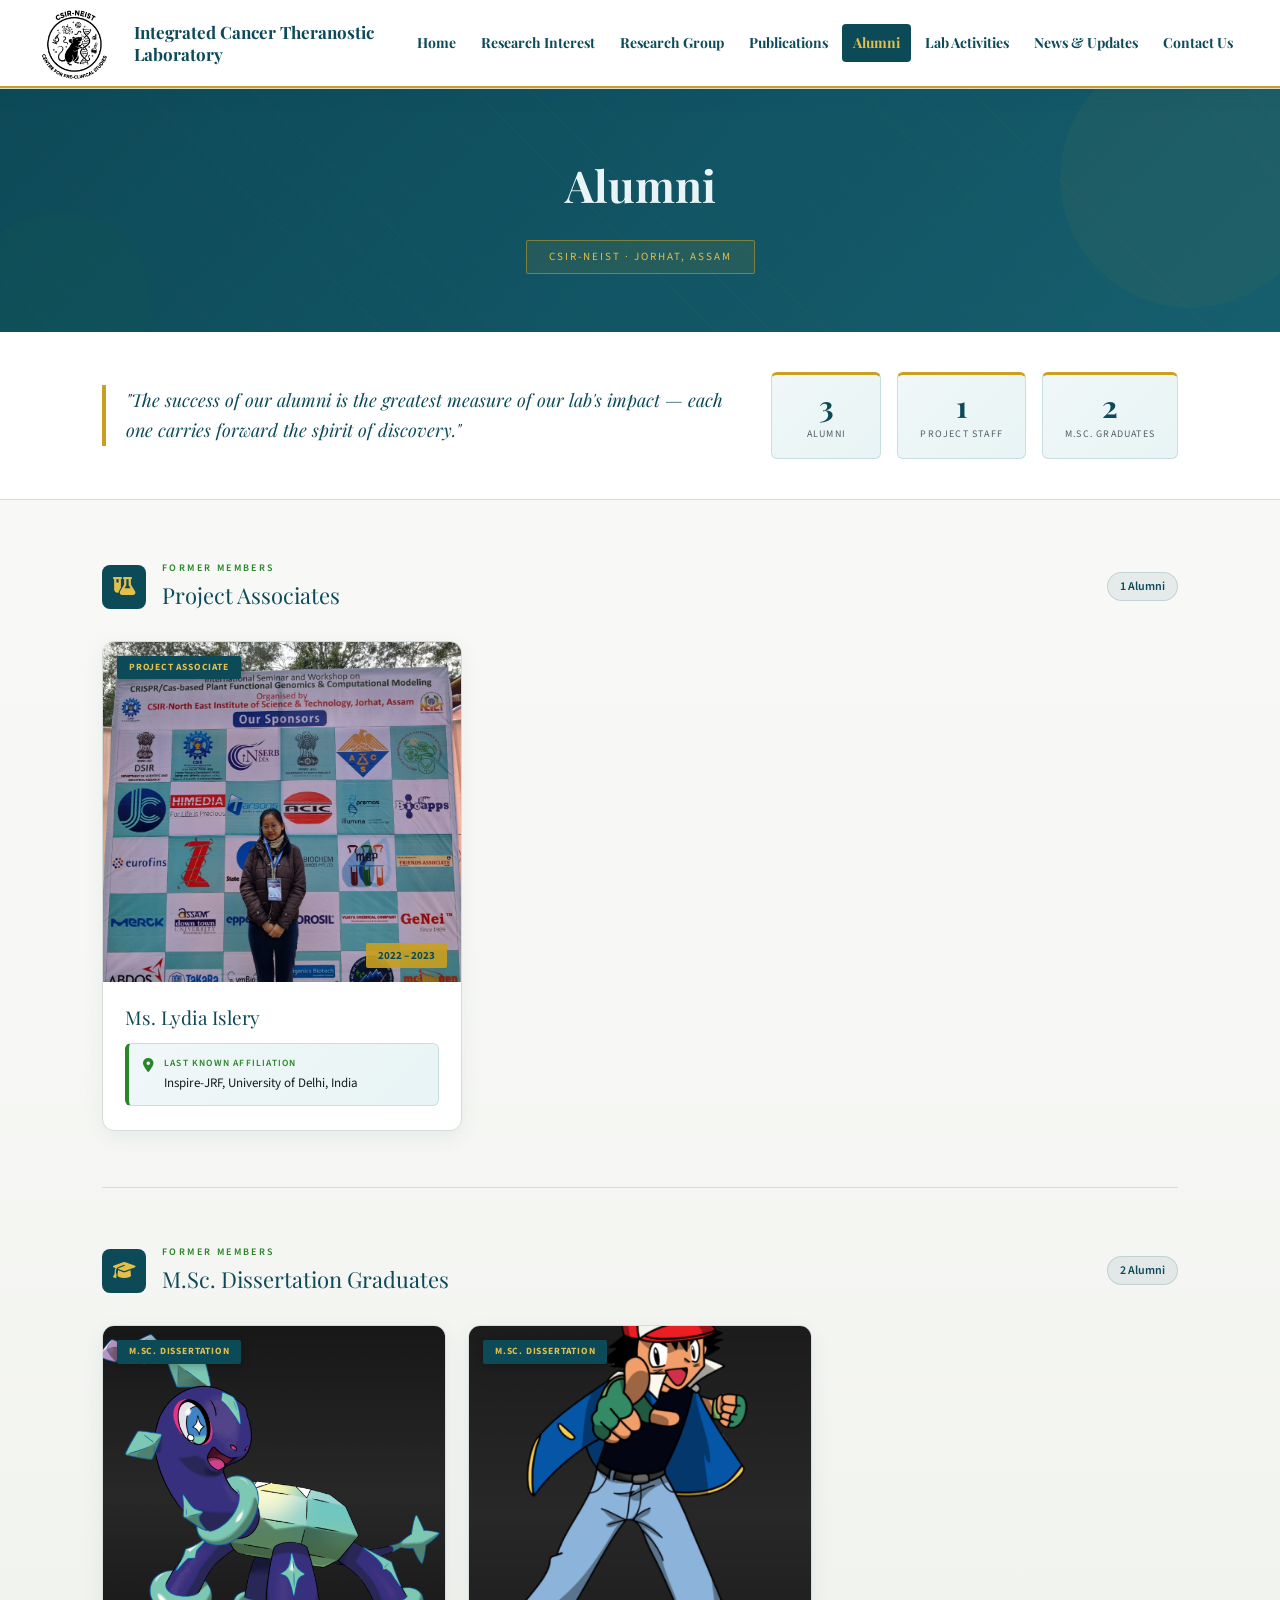
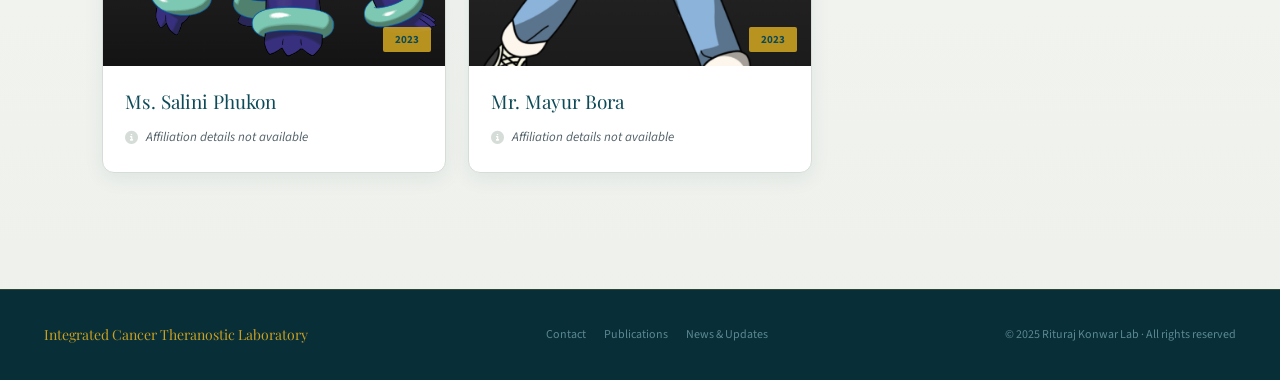
<file: alumni.html>
<!DOCTYPE html>
<html lang="en">
<head>
  <meta charset="UTF-8" />
  <meta name="viewport" content="width=device-width, initial-scale=1.0" />
  <link rel="icon" type="image/png" href="images/logo2.png" />
  <title>Alumni | Integrated Cancer Theranostic Laboratory</title>
  <link href="https://fonts.googleapis.com/css2?family=Playfair+Display:ital,wght@0,400;0,700;1,400&family=Source+Sans+3:wght@300;400;600&display=swap" rel="stylesheet" />
  <link rel="stylesheet" href="https://cdnjs.cloudflare.com/ajax/libs/font-awesome/6.5.0/css/all.min.css" />
  <style>
    :root {
      --nd:    #0d4a58;
      --nm:    #165e6e;
      --nl:    #1f7e8e;
      --acc:   #c9a020;
      --accl:  #e4c04a;
      --leaf:  #2a8428;
      --cream: #f7f8f5;
      --white: #ffffff;
      --text:  #131e1c;
      --muted: #516068;
      --border:#d6ddd8;
      --shadow: 0 14px 34px rgba(13,74,88,.11);
    }
    *, *::before, *::after { box-sizing: border-box; margin: 0; padding: 0; }
    html { scroll-behavior: smooth; }
    body {
      font-family: 'Source Sans 3', sans-serif;
      background: linear-gradient(180deg, #f9faf8 0%, #f7f8f5 50%, #edf0eb 100%);
      color: var(--text); font-size: 16px; line-height: 1.6;
    }

    /* ─── NAVBAR ─────────────────────────────────────────── */
    #navbar {
      position: fixed; top: 0; left: 0; right: 0; z-index: 1000;
      background: rgba(255,255,255,.97);
      backdrop-filter: blur(10px);
      display: flex; align-items: center; justify-content: space-between;
      padding: 0 36px; height: 88px;
      box-shadow: 0 1px 0 var(--border), 0 4px 20px rgba(13,74,88,.10);
      border-bottom: 2px solid var(--acc);
    }
    .nav-brand { display: flex; align-items: center; gap: 14px; text-decoration: none; }
    .nav-logo-wrap {
      width: 84px; height: 84px;
      border-radius: 50%;
      display: flex; align-items: center; justify-content: center;
      overflow: hidden;
      background: transparent;
      flex-shrink: 0;
    }
    .nav-logo-img {
      width: 84px; height: 84px;
      object-fit: contain;
      background: transparent;
      display: block;
    }
    .nav-logo {
      width: 46px; height: 46px; border-radius: 50%;
      background: var(--acc);
      display: none; align-items: center; justify-content: center;
      font-weight: 700; font-size: 13px; color: var(--nd); flex-shrink: 0;
    }
    .nav-title { color: var(--nd); font-family: 'Playfair Display', serif; font-size: 17px; line-height: 1.3; max-width: 320px; font-weight: 700; }
    .nav-links { display: flex; gap: 3px; align-items: center; }
    .nav-links a {
      color: var(--nd); text-decoration: none;
      font-size: 14px; padding: 8px 11px; border-radius: 4px;
      transition: background .18s, color .18s; white-space: nowrap;
      font-family: 'Playfair Display', serif; font-weight: 700;
    }
    .nav-links a:hover { background: rgba(13,74,88,.07); }
    .nav-links a.active { background: var(--nd); color: var(--accl); }
    .hamburger { display: none; flex-direction: column; gap: 5px; background: none; border: none; cursor: pointer; padding: 4px; }
    .hamburger span { display: block; width: 24px; height: 2px; background: var(--nd); border-radius: 2px; transition: transform .3s, opacity .3s; }
    .hamburger.open span:nth-child(1) { transform: translateY(7px) rotate(45deg); }
    .hamburger.open span:nth-child(2) { opacity: 0; }
    .hamburger.open span:nth-child(3) { transform: translateY(-7px) rotate(-45deg); }
    .mobile-menu {
      display: none; position: fixed;
      top: 88px; left: 0; right: 0;
      background: #fff; z-index: 999;
      flex-direction: column; padding: 12px 20px 20px;
      border-top: 2px solid var(--acc);
      box-shadow: 0 8px 20px rgba(13,74,88,.15);
    }
    .mobile-menu.open { display: flex; }
    .mobile-menu a { color: var(--muted); text-decoration: none; font-size: 15px; padding: 11px 12px; border-radius: 4px; }
    .mobile-menu a:hover { background: rgba(13,74,88,.07); color: var(--nd); font-weight: 600; }
    .mobile-menu a.active { background: var(--nd); color: var(--accl); font-weight: 600; }

    main { padding-top: 88px; min-height: 100vh; }

    /* ── HERO ── */
    .section-hero {
      background: linear-gradient(135deg, var(--nd), var(--nm));
      text-align: center; position: relative; overflow: hidden;
      padding: 62px 32px 58px;
    }
    .section-hero::before {
      content: ''; position: absolute; inset: 0;
      background: repeating-linear-gradient(45deg, transparent, transparent 38px, rgba(201,160,32,.038) 38px, rgba(201,160,32,.038) 39px);
      opacity: .55;
    }
    .hero-deco  { position: absolute; top: -40px; right: -40px; width: 260px; height: 260px; border-radius: 50%; background: rgba(201,160,32,.05); pointer-events: none; }
    .hero-deco2 { position: absolute; bottom: -60px; left: -30px; width: 180px; height: 180px; border-radius: 50%; background: rgba(42,132,40,.04); pointer-events: none; }
    .section-hero h1 { font-family: 'Playfair Display', serif; font-size: clamp(30px,4vw,44px); color: #e8f4f6; position: relative; animation: fadeUp .7s ease both; }
    .section-hero p  { color: #8ab8c2; font-size: 16px; margin-top: 8px; position: relative; animation: fadeUp .7s .15s ease both; }
    .hero-badge { display: inline-block; margin-top: 20px; border: 1px solid rgba(201,160,32,.55); background: rgba(201,160,32,.1); color: var(--accl); font-size: 11px; letter-spacing: 2px; text-transform: uppercase; padding: 7px 22px; border-radius: 2px; position: relative; animation: fadeUp .7s .28s ease both; }

    /* ── INTRO BANNER ── */
    .intro-banner { background: var(--white); border-bottom: 1px solid var(--border); }
    .intro-banner-inner { max-width: 1140px; margin: 0 auto; padding: 40px 32px; display: flex; align-items: center; gap: 32px; flex-wrap: wrap; }
    .intro-quote { flex: 1; min-width: 260px; font-family: 'Playfair Display', serif; font-size: 18px; font-style: italic; color: var(--nd); line-height: 1.7; border-left: 4px solid var(--acc); padding-left: 20px; }
    .intro-stats { display: flex; gap: 16px; flex-wrap: wrap; }
    .intro-stat { background: linear-gradient(135deg, #f0f7f8, #e8f4f5); border: 1px solid #c8dfe2; border-top: 3px solid var(--acc); border-radius: 6px; padding: 16px 22px; text-align: center; min-width: 110px; }
    .intro-stat-num { font-family: 'Playfair Display', serif; font-size: 30px; font-weight: 700; color: var(--nd); line-height: 1; }
    .intro-stat-lbl { font-size: 10px; color: var(--muted); letter-spacing: 1.2px; text-transform: uppercase; margin-top: 5px; }

    /* ── LAYOUT ── */
    .container { max-width: 1140px; margin: 0 auto; padding: 60px 32px; }
    .divider { border: none; border-top: 1px solid var(--border); margin: 0; }

    /* ── SECTION HEADER ── */
    .alumni-section { margin-bottom: 56px; }
    .section-header { display: flex; align-items: center; gap: 16px; margin-bottom: 28px; }
    .section-header-icon { width: 44px; height: 44px; border-radius: 8px; background: var(--nd); color: var(--accl); display: flex; align-items: center; justify-content: center; font-size: 18px; flex-shrink: 0; }
    .section-header-text .label { font-size: 10px; letter-spacing: 2.4px; text-transform: uppercase; color: var(--leaf); font-weight: 600; margin-bottom: 2px; }
    .section-header-text .title { font-family: 'Playfair Display', serif; font-size: 22px; color: var(--nd); }
    .section-count { margin-left: auto; background: rgba(13,74,88,.08); border: 1px solid rgba(13,74,88,.15); color: var(--nd); font-size: 12px; font-weight: 600; padding: 4px 12px; border-radius: 20px; }

    /* ── ALUMNI CARDS ── */
    .alumni-grid { display: grid; grid-template-columns: repeat(auto-fill, minmax(300px,1fr)); gap: 22px; }
    .alumni-card { background: var(--white); border: 1px solid var(--border); border-radius: 12px; overflow: hidden; box-shadow: 0 6px 20px rgba(13,74,88,.07); transition: transform .22s, box-shadow .22s; display: flex; flex-direction: column; }
    .alumni-card:hover { transform: translateY(-5px); box-shadow: var(--shadow); }
    .alumni-photo { height: 340px; position: relative; overflow: hidden; background: linear-gradient(135deg, var(--nd), var(--nm)); }
    .alumni-photo img { width: 100%; height: 100%; object-fit: cover; object-position: center; display: block; transition: transform .35s; }
    .alumni-card:hover .alumni-photo img { transform: scale(1.04); }
    .alumni-photo .fallback-avatar { width: 100%; height: 100%; display: flex; align-items: center; justify-content: center; }
    .fallback-initials { width: 90px; height: 90px; border-radius: 50%; background: rgba(255,255,255,.12); border: 2px solid rgba(201,160,32,.5); display: flex; align-items: center; justify-content: center; font-family: 'Playfair Display', serif; font-size: 28px; font-weight: 700; color: var(--accl); }
    .alumni-role-badge { position: absolute; top: 14px; left: 14px; background: var(--nd); color: var(--accl); font-size: 9.5px; font-weight: 700; letter-spacing: .8px; text-transform: uppercase; padding: 4px 12px; border-radius: 2px; box-shadow: 0 2px 8px rgba(0,0,0,.25); }
    .alumni-year-badge { position: absolute; bottom: 14px; right: 14px; background: rgba(201,160,32,.9); color: var(--nd); font-size: 11px; font-weight: 700; padding: 4px 12px; border-radius: 2px; }
    .alumni-body { padding: 20px 22px 24px; flex: 1; display: flex; flex-direction: column; gap: 10px; }
    .alumni-name { font-family: 'Playfair Display', serif; font-size: 19px; color: var(--nd); }
    .alumni-affil { display: flex; align-items: flex-start; gap: 10px; background: linear-gradient(135deg, #f0f7f8, #e8f4f5); border: 1px solid #c8dfe2; border-left: 4px solid var(--leaf); border-radius: 6px; padding: 12px 14px; }
    .alumni-affil i { color: var(--leaf); font-size: 14px; margin-top: 2px; flex-shrink: 0; }
    .alumni-affil-label { font-size: 9.5px; letter-spacing: 1.2px; text-transform: uppercase; color: var(--leaf); font-weight: 600; margin-bottom: 3px; }
    .alumni-affil-text { font-size: 13px; color: var(--text); line-height: 1.5; }
    .alumni-no-affil { font-size: 13px; color: var(--muted); font-style: italic; display: flex; align-items: center; gap: 8px; }
    .alumni-no-affil i { color: var(--border); }

    /* ── FOOTER ── */
    footer { background: #082e38; padding: 34px 44px; display: flex; justify-content: space-between; align-items: center; flex-wrap: wrap; gap: 14px; border-top: 1px solid rgba(201,160,32,.2); }
    .footer-brand { font-family: 'Playfair Display', serif; color: var(--acc); font-size: 14px; }
    .footer-links { display: flex; gap: 18px; }
    .footer-links a { color: #5a8892; font-size: 12px; text-decoration: none; }
    .footer-links a:hover { color: var(--accl); }
    .footer-copy { color: #5a8892; font-size: 12px; }

    @keyframes fadeUp {
      from { opacity: 0; transform: translateY(18px); }
      to   { opacity: 1; transform: translateY(0); }
    }

    /* ── RESPONSIVE ── */
    @media (max-width: 780px) {
      .nav-links { display: none; }
      .hamburger { display: flex; }
      #navbar { height: 66px; padding: 0 20px; }
      main { padding-top: 66px; }
      .mobile-menu { top: 66px; }
      .nav-logo-wrap { width: 56px; height: 56px; }
      .nav-logo-img  { width: 56px; height: 56px; }
      .nav-title { font-size: 14px; max-width: 200px; }
      .container { padding: 40px 20px; }
      .intro-banner-inner { flex-direction: column; }
      .alumni-grid { grid-template-columns: 1fr 1fr; }
      footer { padding: 26px 20px; }
    }
    @media (max-width: 520px) {
      .intro-stats { flex-wrap: nowrap; gap: 10px; }
      .intro-stat { min-width: 0; flex: 1; padding: 12px 8px; }
      .intro-stat-num { font-size: 24px; }
      .intro-stat-lbl { font-size: 9px; letter-spacing: .8px; }
      /* section count badge — keep number and label on one line */
      .section-count { white-space: nowrap; font-size: 11px; padding: 4px 10px; }
      /* alumni cards — single column on small screens */
      .alumni-grid { grid-template-columns: 1fr !important; }
    }
  </style>
</head>
<body>

  <!-- ══ NAVBAR ══ -->
  <nav id="navbar">
    <a class="nav-brand" href="index.html">
      <div class="nav-logo-wrap">
        <img class="nav-logo-img" src="images/logo2.png" alt="ICT Lab Logo"
             onerror="this.parentElement.style.display='none'; document.querySelector('.nav-logo').style.display='flex';" />
      </div>
      <div class="nav-logo">ICT</div>
      <div class="nav-title">Integrated Cancer Theranostic Laboratory</div>
    </a>
    <div class="nav-links">
      <a href="index.html">Home</a>
      <a href="researchinterest.html">Research Interest</a>
      <a href="researchgroup.html">Research Group</a>
      <a href="publications.html">Publications</a>
      <a class="active" href="alumni.html">Alumni</a>
      <a href="labactivities.html">Lab Activities</a>
      <a href="labnews.html">News &amp; Updates</a>
      <a href="contact.html">Contact Us</a>
    </div>
    <button class="hamburger" id="hamburger" aria-label="Toggle menu">
      <span></span><span></span><span></span>
    </button>
  </nav>

  <div class="mobile-menu" id="mobileMenu">
    <a href="index.html">Home</a>
    <a href="researchinterest.html">Research Interest</a>
    <a href="researchgroup.html">Research Group</a>
    <a href="publications.html">Publications</a>
    <a class="active" href="alumni.html">Alumni</a>
    <a href="labactivities.html">Lab Activities</a>
    <a href="labnews.html">News &amp; Updates</a>
    <a href="contact.html">Contact Us</a>
  </div>

  <main>

    <!-- ══ HERO ══ -->
    <section class="section-hero">
      <div class="hero-deco"></div>
      <div class="hero-deco2"></div>
      <h1>Alumni</h1>
      <div class="hero-badge">CSIR-NEIST · Jorhat, Assam</div>
    </section>

    <!-- ══ INTRO BANNER ══ -->
    <div class="intro-banner">
      <div class="intro-banner-inner">
        <div class="intro-quote">
          "The success of our alumni is the greatest measure of our lab's impact — each one carries forward the spirit of discovery."
        </div>
        <div class="intro-stats">
          <div class="intro-stat">
            <div class="intro-stat-num">3</div>
            <div class="intro-stat-lbl">Alumni</div>
          </div>
          <div class="intro-stat">
            <div class="intro-stat-num">1</div>
            <div class="intro-stat-lbl">Project Staff</div>
          </div>
          <div class="intro-stat">
            <div class="intro-stat-num">2</div>
            <div class="intro-stat-lbl">M.Sc. Graduates</div>
          </div>
        </div>
      </div>
    </div>

    <div class="container">

      <!-- ══ PROJECT ASSOCIATES ══ -->
      <div class="alumni-section">
        <div class="section-header">
          <div class="section-header-icon"><i class="fa-solid fa-flask-vial"></i></div>
          <div class="section-header-text">
            <div class="label">Former Members</div>
            <div class="title">Project Associates</div>
          </div>
          <div class="section-count">1 Alumni</div>
        </div>

        <div class="alumni-grid" style="grid-template-columns: repeat(auto-fill, minmax(300px, 360px));">
          <div class="alumni-card">
            <div class="alumni-photo">
              <img src="images/lydia.jpg" alt="Ms. Lydia Islery"
                   onerror="this.style.display='none';this.nextElementSibling.style.display='flex';" />
              <div class="fallback-avatar" style="display:none;"><div class="fallback-initials">LI</div></div>
              <div class="alumni-role-badge">Project Associate</div>
              <div class="alumni-year-badge">2022 – 2023</div>
            </div>
            <div class="alumni-body">
              <div class="alumni-name">Ms. Lydia Islery</div>
              <div class="alumni-affil">
                <i class="fa-solid fa-location-dot"></i>
                <div>
                  <div class="alumni-affil-label">Last Known Affiliation</div>
                  <div class="alumni-affil-text">Inspire-JRF, University of Delhi, India</div>
                </div>
              </div>
            </div>
          </div>
        </div>
      </div>

      <hr class="divider" style="margin-bottom:56px;">

      <!-- ══ MSc ALUMNI ══ -->
      <div class="alumni-section">
        <div class="section-header">
          <div class="section-header-icon"><i class="fa-solid fa-graduation-cap"></i></div>
          <div class="section-header-text">
            <div class="label">Former Members</div>
            <div class="title">M.Sc. Dissertation Graduates</div>
          </div>
          <div class="section-count">2 Alumni</div>
        </div>

        <div class="alumni-grid">
          <div class="alumni-card">
            <div class="alumni-photo">
              <img src="images/salini.png" alt="Ms. Salini Phukon"
                   onerror="this.style.display='none';this.nextElementSibling.style.display='flex';" />
              <div class="fallback-avatar" style="display:none;"><div class="fallback-initials">SP</div></div>
              <div class="alumni-role-badge">M.Sc. Dissertation</div>
              <div class="alumni-year-badge">2023</div>
            </div>
            <div class="alumni-body">
              <div class="alumni-name">Ms. Salini Phukon</div>
              <div class="alumni-no-affil">
                <i class="fa-solid fa-circle-info"></i>
                Affiliation details not available
              </div>
            </div>
          </div>

          <div class="alumni-card">
            <div class="alumni-photo">
              <img src="images/mayur.png" alt="Mr. Mayur Bora"
                   onerror="this.style.display='none';this.nextElementSibling.style.display='flex';" />
              <div class="fallback-avatar" style="display:none;"><div class="fallback-initials">MB</div></div>
              <div class="alumni-role-badge">M.Sc. Dissertation</div>
              <div class="alumni-year-badge">2023</div>
            </div>
            <div class="alumni-body">
              <div class="alumni-name">Mr. Mayur Bora</div>
              <div class="alumni-no-affil">
                <i class="fa-solid fa-circle-info"></i>
                Affiliation details not available
              </div>
            </div>
          </div>
        </div>
      </div>

    </div>
  </main>

  <!-- ══ FOOTER ══ -->
  <footer>
    <div class="footer-brand">Integrated Cancer Theranostic Laboratory</div>
    <div class="footer-links">
      <a href="contact.html">Contact</a>
      <a href="publications.html">Publications</a>
      <a href="labnews.html">News &amp; Updates</a>
    </div>
    <div class="footer-copy">&copy; 2025 Rituraj Konwar Lab · All rights reserved</div>
  </footer>

  <script>
    const ham = document.getElementById('hamburger');
    const mob = document.getElementById('mobileMenu');
    ham.addEventListener('click', () => { ham.classList.toggle('open'); mob.classList.toggle('open'); });
    mob.querySelectorAll('a').forEach(a => a.addEventListener('click', () => { ham.classList.remove('open'); mob.classList.remove('open'); }));
  </script>
</body>
</html>
</file>
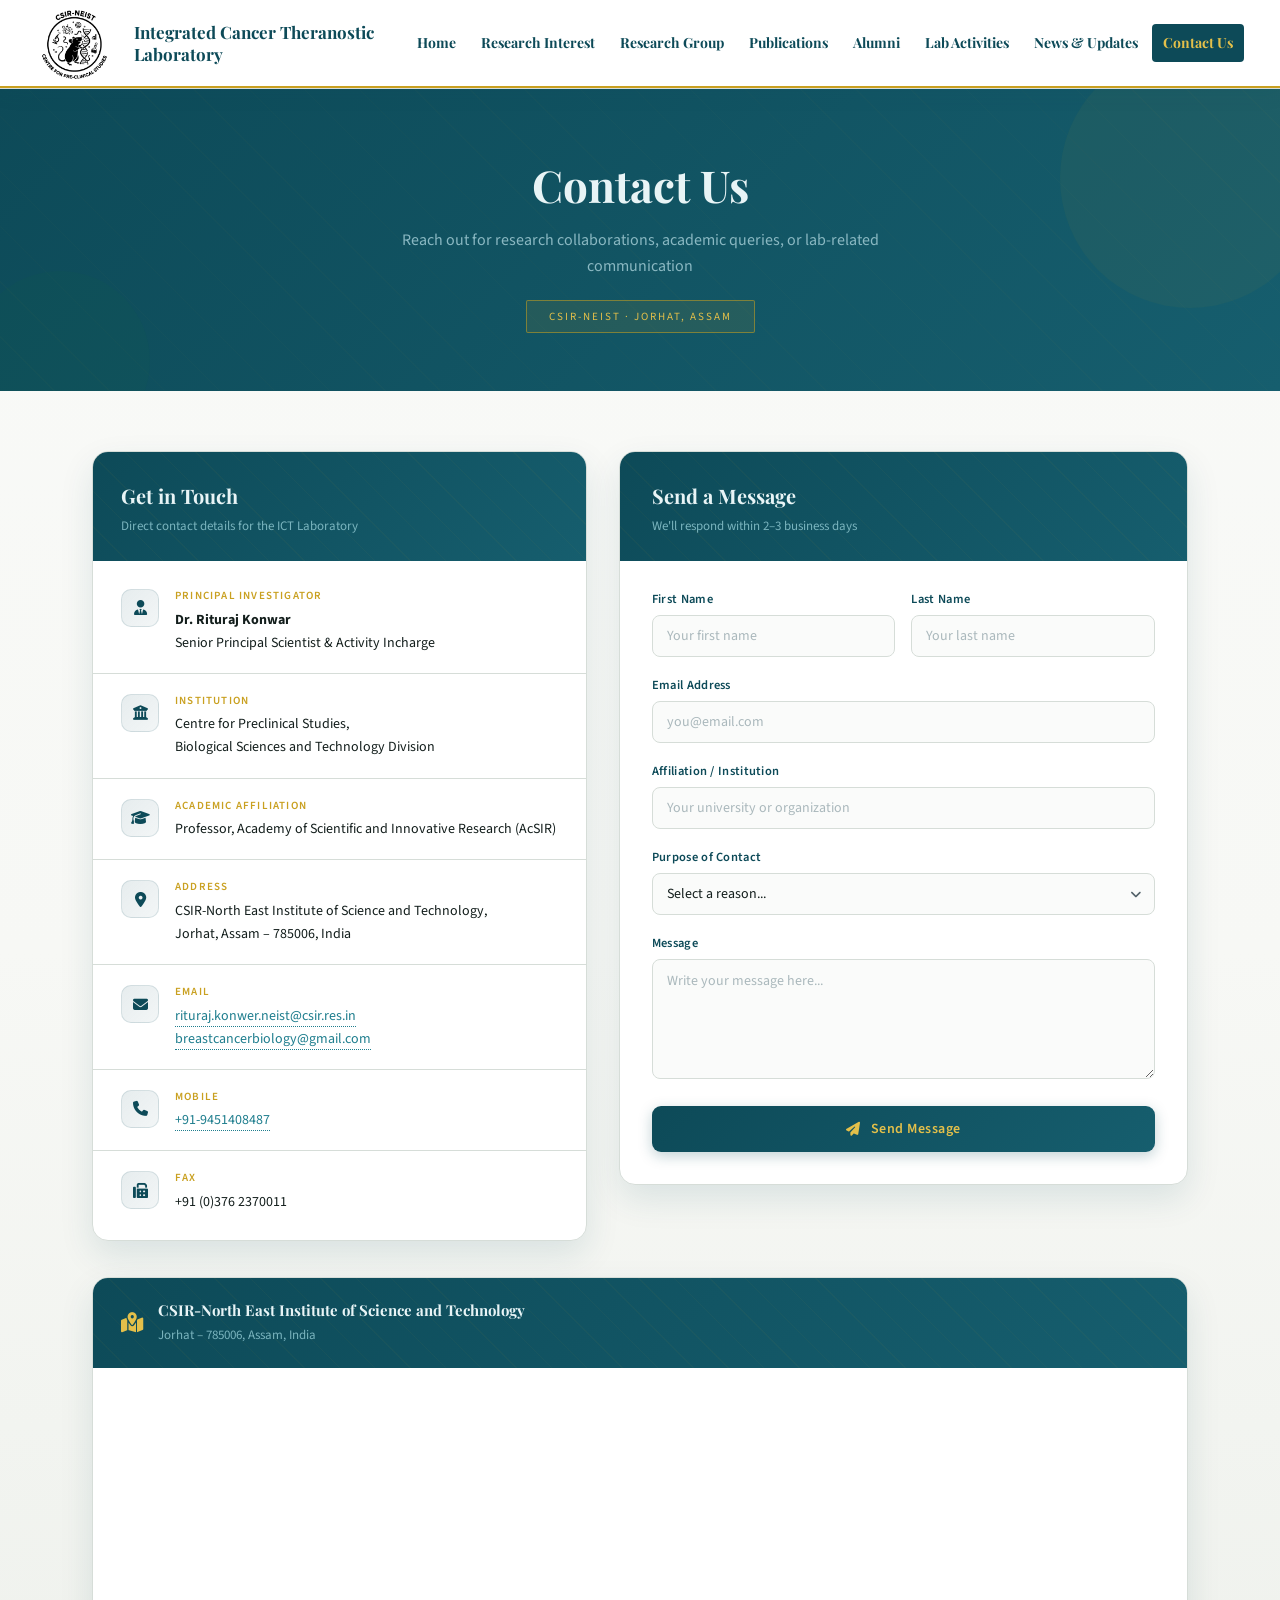
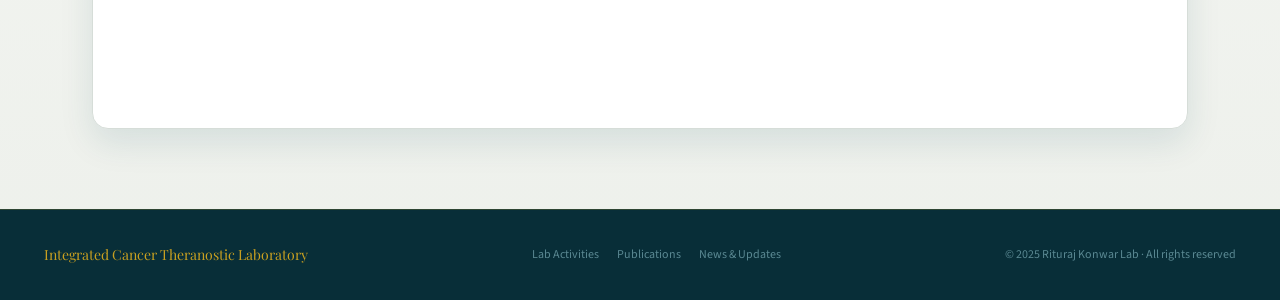
<file: contact.html>
<!DOCTYPE html>
<html lang="en">
<head>
  <meta charset="UTF-8" />
  <meta name="viewport" content="width=device-width, initial-scale=1.0" />
  <link rel="icon" type="image/png" href="images/logo2.png" />
  <title>Contact Us | Integrated Cancer Theranostic Laboratory</title>
  <link href="https://fonts.googleapis.com/css2?family=Playfair+Display:ital,wght@0,400;0,700;1,400&family=Source+Sans+3:wght@300;400;600&display=swap" rel="stylesheet" />
  <link rel="stylesheet" href="https://cdnjs.cloudflare.com/ajax/libs/font-awesome/6.5.0/css/all.min.css" />
  <style>
    :root {
      --nd:    #0d4a58;
      --nm:    #165e6e;
      --nl:    #1f7e8e;
      --acc:   #c9a020;
      --accl:  #e4c04a;
      --leaf:  #2a8428;
      --cream: #f7f8f5;
      --white: #ffffff;
      --text:  #131e1c;
      --muted: #516068;
      --border:#d6ddd8;
      --shadow: 0 14px 34px rgba(13,74,88,.11);
    }
    *, *::before, *::after { box-sizing: border-box; margin: 0; padding: 0; }
    html { scroll-behavior: smooth; }
    body {
      font-family: 'Source Sans 3', sans-serif;
      background: linear-gradient(180deg, #f9faf8 0%, #f7f8f5 50%, #edf0eb 100%);
      color: var(--text); font-size: 16px; line-height: 1.6;
    }

    /* ─── NAVBAR ─────────────────────────────────────────── */
    #navbar {
      position: fixed; top: 0; left: 0; right: 0; z-index: 1000;
      background: rgba(255,255,255,.97);
      backdrop-filter: blur(10px);
      display: flex; align-items: center; justify-content: space-between;
      padding: 0 36px; height: 88px;
      box-shadow: 0 1px 0 var(--border), 0 4px 20px rgba(13,74,88,.10);
      border-bottom: 2px solid var(--acc);
    }
    .nav-brand { display: flex; align-items: center; gap: 14px; text-decoration: none; }
    .nav-logo-wrap {
      width: 84px; height: 84px; border-radius: 50%;
      display: flex; align-items: center; justify-content: center;
      overflow: hidden; background: transparent; flex-shrink: 0;
    }
    .nav-logo-img {
      width: 84px; height: 84px; object-fit: contain;
      background: transparent; display: block;
    }
    .nav-logo {
      width: 46px; height: 46px; border-radius: 50%; background: var(--acc);
      display: none; align-items: center; justify-content: center;
      font-weight: 700; font-size: 13px; color: var(--nd); flex-shrink: 0;
    }
    .nav-title { color: var(--nd); font-family: 'Playfair Display', serif; font-size: 17px; line-height: 1.3; max-width: 320px; font-weight: 700; }
    .nav-links { display: flex; gap: 3px; align-items: center; }
    .nav-links a {
      color: var(--nd); text-decoration: none;
      font-size: 14px; padding: 8px 11px; border-radius: 4px;
      transition: background .18s, color .18s; white-space: nowrap;
      font-family: 'Playfair Display', serif; font-weight: 700;
    }
    .nav-links a:hover { background: rgba(13,74,88,.07); }
    .nav-links a.active { background: var(--nd); color: var(--accl); }
    .hamburger { display: none; flex-direction: column; gap: 5px; background: none; border: none; cursor: pointer; padding: 4px; }
    .hamburger span { display: block; width: 24px; height: 2px; background: var(--nd); border-radius: 2px; transition: transform .3s, opacity .3s; }
    .hamburger.open span:nth-child(1) { transform: translateY(7px) rotate(45deg); }
    .hamburger.open span:nth-child(2) { opacity: 0; }
    .hamburger.open span:nth-child(3) { transform: translateY(-7px) rotate(-45deg); }
    .mobile-menu {
      display: none; position: fixed;
      top: 88px; left: 0; right: 0;
      background: #fff; z-index: 999;
      flex-direction: column; padding: 12px 20px 20px;
      border-top: 2px solid var(--acc);
      box-shadow: 0 8px 20px rgba(13,74,88,.15);
    }
    .mobile-menu.open { display: flex; }
    .mobile-menu a { color: var(--muted); text-decoration: none; font-size: 15px; padding: 11px 12px; border-radius: 4px; }
    .mobile-menu a:hover { background: rgba(13,74,88,.07); color: var(--nd); font-weight: 600; }
    .mobile-menu a.active { background: var(--nd); color: var(--accl); font-weight: 600; }

    main { padding-top: 88px; min-height: 100vh; }

    /* ── HERO ── */
    .section-hero { background: linear-gradient(135deg, var(--nd), var(--nm)); text-align: center; position: relative; overflow: hidden; padding: 62px 32px 58px; }
    .section-hero::before { content: ''; position: absolute; inset: 0; background: repeating-linear-gradient(45deg, transparent, transparent 38px, rgba(201,160,32,.038) 38px, rgba(201,160,32,.038) 39px); opacity: .55; }
    .hero-deco  { position: absolute; top: -40px; right: -40px; width: 260px; height: 260px; border-radius: 50%; background: rgba(201,160,32,.05); pointer-events: none; }
    .hero-deco2 { position: absolute; bottom: -60px; left: -30px; width: 180px; height: 180px; border-radius: 50%; background: rgba(42,132,40,.04); pointer-events: none; }
    .section-hero h1 { font-family: 'Playfair Display', serif; font-size: clamp(30px,4vw,44px); color: #e8f4f6; position: relative; animation: fadeUp .7s ease both; }
    .section-hero p  { color: #8ab8c2; font-size: 16px; margin-top: 8px; position: relative; animation: fadeUp .7s .15s ease both; max-width: 560px; margin-inline: auto; }
    .hero-badge { display: inline-block; margin-top: 20px; border: 1px solid rgba(201,160,32,.55); background: rgba(201,160,32,.1); color: var(--accl); font-size: 11px; letter-spacing: 2px; text-transform: uppercase; padding: 7px 22px; border-radius: 2px; position: relative; animation: fadeUp .7s .28s ease both; }

    /* ── CONTAINER ── */
    .container { max-width: 1160px; margin: 0 auto; padding: 60px 32px 80px; }

    /* ── CONTACT GRID ── */
    .contact-grid { display: grid; grid-template-columns: 1fr 1.15fr; gap: 32px; align-items: start; }

    /* ── INFO PANEL ── */
    .contact-info { background: var(--white); border: 1px solid var(--border); border-radius: 16px; overflow: hidden; box-shadow: var(--shadow); animation: fadeUp .6s ease both; }
    .info-header { background: linear-gradient(135deg, var(--nd), var(--nm)); padding: 28px 28px 24px; position: relative; overflow: hidden; }
    .info-header::before { content: ''; position: absolute; inset: 0; background: repeating-linear-gradient(45deg, transparent, transparent 24px, rgba(201,160,32,.04) 24px, rgba(201,160,32,.04) 25px); }
    .info-header h2 { font-family: 'Playfair Display', serif; font-size: 20px; color: #e8f4f6; position: relative; }
    .info-header p  { color: #7ab4be; font-size: 13px; margin-top: 4px; position: relative; }
    .contact-rows { padding: 8px 0; }
    .contact-row { display: flex; align-items: flex-start; gap: 16px; padding: 18px 28px; border-bottom: 1px solid var(--border); transition: background .18s; }
    .contact-row:last-child { border-bottom: none; }
    .contact-row:hover { background: rgba(13,74,88,.03); }
    .contact-icon { width: 38px; height: 38px; border-radius: 10px; flex-shrink: 0; background: linear-gradient(135deg, rgba(13,74,88,.1), rgba(13,74,88,.05)); border: 1px solid rgba(13,74,88,.12); display: flex; align-items: center; justify-content: center; color: var(--nd); font-size: 15px; margin-top: 2px; }
    .contact-label { font-size: 11px; font-weight: 600; letter-spacing: 1.2px; text-transform: uppercase; color: var(--acc); margin-bottom: 4px; }
    .contact-val { font-size: 14px; color: var(--text); line-height: 1.65; }
    .contact-val a { color: var(--nl); text-decoration: none; border-bottom: 1px dotted var(--nl); transition: color .18s, border-color .18s; }
    .contact-val a:hover { color: var(--acc); border-color: var(--acc); }

    /* ── FORM PANEL ── */
    .contact-form { background: var(--white); border: 1px solid var(--border); border-radius: 16px; overflow: hidden; box-shadow: var(--shadow); animation: fadeUp .6s .1s ease both; }
    .form-header { background: linear-gradient(135deg, var(--nd), var(--nm)); padding: 28px 32px 24px; position: relative; overflow: hidden; }
    .form-header::before { content: ''; position: absolute; inset: 0; background: repeating-linear-gradient(45deg, transparent, transparent 24px, rgba(201,160,32,.04) 24px, rgba(201,160,32,.04) 25px); }
    .form-header h2 { font-family: 'Playfair Display', serif; font-size: 20px; color: #e8f4f6; position: relative; }
    .form-header p  { color: #7ab4be; font-size: 13px; margin-top: 4px; position: relative; }
    .form-body { padding: 28px 32px 32px; }
    .form-row { display: grid; grid-template-columns: 1fr 1fr; gap: 16px; }
    .form-group { margin-bottom: 18px; }
    .form-group label { display: block; font-size: 12.5px; font-weight: 600; color: var(--nd); margin-bottom: 6px; letter-spacing: .3px; }
    .form-group input,
    .form-group select,
    .form-group textarea { width: 100%; padding: 10px 14px; border: 1.5px solid var(--border); border-radius: 8px; font-family: 'Source Sans 3', sans-serif; font-size: 14px; color: var(--text); background: #fafbfa; outline: none; transition: border-color .2s, box-shadow .2s, background .2s; appearance: none; }
    .form-group input:focus,
    .form-group select:focus,
    .form-group textarea:focus { border-color: var(--nl); background: var(--white); box-shadow: 0 0 0 3px rgba(31,126,142,.1); }
    .form-group input::placeholder,
    .form-group textarea::placeholder { color: #aab8bc; }
    .form-group textarea { resize: vertical; min-height: 120px; line-height: 1.6; }
    .select-wrap { position: relative; }
    .select-wrap::after { content: '\f107'; font-family: 'Font Awesome 6 Free'; font-weight: 900; position: absolute; right: 14px; top: 50%; transform: translateY(-50%); color: var(--muted); pointer-events: none; font-size: 13px; }
    .select-wrap select { padding-right: 36px; cursor: pointer; }
    .submit-btn { width: 100%; padding: 13px 24px; background: linear-gradient(135deg, var(--nd), var(--nm)); color: var(--accl); font-family: 'Source Sans 3', sans-serif; font-size: 14px; font-weight: 600; letter-spacing: .5px; border: none; border-radius: 9px; cursor: pointer; display: flex; align-items: center; justify-content: center; gap: 10px; transition: transform .18s, box-shadow .18s, filter .18s; box-shadow: 0 4px 14px rgba(13,74,88,.25); margin-top: 4px; }
    .submit-btn:hover { transform: translateY(-2px); box-shadow: 0 8px 22px rgba(13,74,88,.3); filter: brightness(1.08); }
    .submit-btn:active { transform: translateY(0); }
    .form-success { display: none; text-align: center; padding: 40px 32px; font-size: 15px; color: var(--nd); line-height: 1.8; }
    .form-success i { font-size: 44px; color: var(--leaf); display: block; margin-bottom: 16px; animation: popIn .4s ease; }
    .form-success strong { font-family: 'Playfair Display', serif; font-size: 18px; display: block; margin-bottom: 6px; }

    /* ── MAP BOX ── */
    .map-box { margin-top: 36px; background: var(--white); border: 1px solid var(--border); border-radius: 16px; overflow: hidden; box-shadow: var(--shadow); animation: fadeUp .6s .2s ease both; }
    .map-label { display: flex; align-items: center; gap: 14px; padding: 20px 28px; background: linear-gradient(135deg, var(--nd), var(--nm)); position: relative; overflow: hidden; }
    .map-label::before { content: ''; position: absolute; inset: 0; background: repeating-linear-gradient(45deg, transparent, transparent 24px, rgba(201,160,32,.04) 24px, rgba(201,160,32,.04) 25px); }
    .map-label i { color: var(--accl); font-size: 20px; position: relative; }
    .map-label div { position: relative; }
    .map-label strong { color: #e8f4f6; font-size: 15px; display: block; font-family: 'Playfair Display', serif; }
    .map-label span { color: #7ab4be; font-size: 13px; }
    .map-embed { width: 100%; height: 360px; border: none; display: block; filter: saturate(.85); }

    /* ── FOOTER ── */
    footer { background: #082e38; padding: 34px 44px; display: flex; justify-content: space-between; align-items: center; flex-wrap: wrap; gap: 14px; border-top: 1px solid rgba(201,160,32,.2); }
    .footer-brand { font-family: 'Playfair Display', serif; color: var(--acc); font-size: 14px; }
    .footer-links { display: flex; gap: 18px; }
    .footer-links a { color: #5a8892; font-size: 12px; text-decoration: none; }
    .footer-links a:hover { color: var(--accl); }
    .footer-copy { color: #5a8892; font-size: 12px; }

    @keyframes fadeUp { from { opacity:0; transform:translateY(20px); } to { opacity:1; transform:translateY(0); } }
    @keyframes popIn  { from { transform:scale(.5); opacity:0; } to { transform:scale(1); opacity:1; } }

    /* ── RESPONSIVE ── */
    @media (max-width: 900px) {
      .contact-grid { grid-template-columns: 1fr; }
    }
    @media (max-width: 780px) {
      .nav-links { display: none; }
      .hamburger { display: flex; }
      #navbar { height: 66px; padding: 0 20px; }
      main { padding-top: 66px; }
      .mobile-menu { top: 66px; }
      /* Match index.html mobile logo exactly */
      .nav-logo-wrap { width: 56px; height: 56px; }
      .nav-logo-img  { width: 56px; height: 56px; }
      .nav-title { font-size: 14px; max-width: 200px; }
      .container { padding: 40px 20px 60px; }
      .form-row { grid-template-columns: 1fr; gap: 0; }
      .form-body { padding: 22px 20px 26px; }
      .contact-row { padding: 16px 20px; }
      .info-header, .form-header { padding: 22px 20px 18px; }
      footer { padding: 26px 20px; }
    }
  </style>
</head>
<body>

  <!-- ══ NAVBAR ══ -->
  <nav id="navbar">
    <a class="nav-brand" href="index.html">
      <div class="nav-logo-wrap">
        <img class="nav-logo-img" src="images/logo2.png" alt="ICT Lab Logo"
             onerror="this.parentElement.style.display='none'; document.querySelector('.nav-logo').style.display='flex';" />
      </div>
      <div class="nav-logo">ICT</div>
      <div class="nav-title">Integrated Cancer Theranostic Laboratory</div>
    </a>
    <div class="nav-links">
      <a href="index.html">Home</a>
      <a href="researchinterest.html">Research Interest</a>
      <a href="researchgroup.html">Research Group</a>
      <a href="publications.html">Publications</a>
      <a href="alumni.html">Alumni</a>
      <a href="labactivities.html">Lab Activities</a>
      <a href="labnews.html">News &amp; Updates</a>
      <a class="active" href="contact.html">Contact Us</a>
    </div>
    <button class="hamburger" id="hamburger" aria-label="Toggle menu">
      <span></span><span></span><span></span>
    </button>
  </nav>

  <div class="mobile-menu" id="mobileMenu">
    <a href="index.html">Home</a>
    <a href="researchinterest.html">Research Interest</a>
    <a href="researchgroup.html">Research Group</a>
    <a href="publications.html">Publications</a>
    <a href="alumni.html">Alumni</a>
    <a href="labactivities.html">Lab Activities</a>
    <a href="labnews.html">News &amp; Updates</a>
    <a class="active" href="contact.html">Contact Us</a>
  </div>

  <main>

    <section class="section-hero">
      <div class="hero-deco"></div>
      <div class="hero-deco2"></div>
      <h1>Contact Us</h1>
      <p>Reach out for research collaborations, academic queries, or lab-related communication</p>
      <div class="hero-badge">CSIR-NEIST · Jorhat, Assam</div>
    </section>

    <div class="container">
      <div class="contact-grid">

        <!-- INFO PANEL -->
        <div class="contact-info">
          <div class="info-header">
            <h2>Get in Touch</h2>
            <p>Direct contact details for the ICT Laboratory</p>
          </div>
          <div class="contact-rows">
            <div class="contact-row">
              <div class="contact-icon"><i class="fa-solid fa-user-tie"></i></div>
              <div>
                <div class="contact-label">Principal Investigator</div>
                <div class="contact-val"><strong>Dr. Rituraj Konwar</strong><br>Senior Principal Scientist &amp; Activity Incharge</div>
              </div>
            </div>
            <div class="contact-row">
              <div class="contact-icon"><i class="fa-solid fa-building-columns"></i></div>
              <div>
                <div class="contact-label">Institution</div>
                <div class="contact-val">Centre for Preclinical Studies,<br>Biological Sciences and Technology Division</div>
              </div>
            </div>
            <div class="contact-row">
              <div class="contact-icon"><i class="fa-solid fa-graduation-cap"></i></div>
              <div>
                <div class="contact-label">Academic Affiliation</div>
                <div class="contact-val">Professor, Academy of Scientific and Innovative Research (AcSIR)</div>
              </div>
            </div>
            <div class="contact-row">
              <div class="contact-icon"><i class="fa-solid fa-location-dot"></i></div>
              <div>
                <div class="contact-label">Address</div>
                <div class="contact-val">CSIR-North East Institute of Science and Technology,<br>Jorhat, Assam – 785006, India</div>
              </div>
            </div>
            <div class="contact-row">
              <div class="contact-icon"><i class="fa-solid fa-envelope"></i></div>
              <div>
                <div class="contact-label">Email</div>
                <div class="contact-val">
                  <a href="mailto:rituraj.konwer.neist@csir.res.in">rituraj.konwer.neist@csir.res.in</a><br>
                  <a href="mailto:breastcancerbiology@gmail.com">breastcancerbiology@gmail.com</a>
                </div>
              </div>
            </div>
            <div class="contact-row">
              <div class="contact-icon"><i class="fa-solid fa-phone"></i></div>
              <div>
                <div class="contact-label">Mobile</div>
                <div class="contact-val"><a href="tel:+919451408487">+91-9451408487</a></div>
              </div>
            </div>
            <div class="contact-row">
              <div class="contact-icon"><i class="fa-solid fa-fax"></i></div>
              <div>
                <div class="contact-label">Fax</div>
                <div class="contact-val">+91 (0)376 2370011</div>
              </div>
            </div>
          </div>
        </div>

        <!-- FORM PANEL -->
        <div class="contact-form">
          <div class="form-header">
            <h2>Send a Message</h2>
            <p>We'll respond within 2–3 business days</p>
          </div>
          <div class="form-body" id="contactFormWrap">
            <div class="form-row">
              <div class="form-group">
                <label for="firstName">First Name</label>
                <input id="firstName" type="text" placeholder="Your first name" />
              </div>
              <div class="form-group">
                <label for="lastName">Last Name</label>
                <input id="lastName" type="text" placeholder="Your last name" />
              </div>
            </div>
            <div class="form-group">
              <label for="email">Email Address</label>
              <input id="email" type="email" placeholder="you@email.com" />
            </div>
            <div class="form-group">
              <label for="affiliation">Affiliation / Institution</label>
              <input id="affiliation" type="text" placeholder="Your university or organization" />
            </div>
            <div class="form-group">
              <label for="purpose">Purpose of Contact</label>
              <div class="select-wrap">
                <select id="purpose">
                  <option value="">Select a reason...</option>
                  <option>Research Collaboration</option>
                  <option>Ph.D. / Postdoc Inquiry</option>
                  <option>Project Fellowship</option>
                  <option>General Inquiry</option>
                  <option>Media / Press</option>
                </select>
              </div>
            </div>
            <div class="form-group">
              <label for="message">Message</label>
              <textarea id="message" placeholder="Write your message here..."></textarea>
            </div>
            <button class="submit-btn" id="contactSubmit" type="button">
              <i class="fa-solid fa-paper-plane"></i> Send Message
            </button>
          </div>
          <div class="form-success" id="formSuccess">
            <i class="fa-solid fa-circle-check"></i>
            <strong>Message Sent!</strong>
            Thank you for reaching out.<br>
            We'll get back to you within 2–3 business days.
          </div>
        </div>

      </div>

      <!-- MAP -->
      <div class="map-box">
        <div class="map-label">
          <i class="fa-solid fa-map-location-dot"></i>
          <div>
            <strong>CSIR-North East Institute of Science and Technology</strong>
            <span>Jorhat – 785006, Assam, India</span>
          </div>
        </div>
        <iframe class="map-embed"
          src="https://www.google.com/maps/embed?pb=!1m18!1m12!1m3!1d3563.1791786292274!2d94.15336360937364!3d26.738657676654285!2m3!1f0!2f0!3f0!3m2!1i1024!2i768!4f13.1!3m3!1m2!1s0x3746e9fd7cb004d5%3A0x303a7036b3a0d356!2sCSIR%20%E2%80%93%20North%20East%20Institute%20Of%20Science%20And%20Technology%20(NEIST)!5e0!3m2!1sen!2sin!4v1780413134284!5m2!1sen!2sin"
          allowfullscreen="" loading="lazy" referrerpolicy="no-referrer-when-downgrade"
          title="CSIR-NEIST Jorhat Location">
        </iframe>
      </div>
    </div>
  </main>

  <!-- ══ FOOTER ══ -->
  <footer>
    <div class="footer-brand">Integrated Cancer Theranostic Laboratory</div>
    <div class="footer-links">
      <a href="labactivities.html">Lab Activities</a>
      <a href="publications.html">Publications</a>
      <a href="labnews.html">News &amp; Updates</a>
    </div>
    <div class="footer-copy">&copy; 2025 Rituraj Konwar Lab · All rights reserved</div>
  </footer>

  <script>
    const ham = document.getElementById('hamburger');
    const mob = document.getElementById('mobileMenu');
    ham.addEventListener('click', () => { ham.classList.toggle('open'); mob.classList.toggle('open'); });
    mob.querySelectorAll('a').forEach(a => a.addEventListener('click', () => { ham.classList.remove('open'); mob.classList.remove('open'); }));

    document.getElementById('contactSubmit').addEventListener('click', () => {
      const first = document.getElementById('firstName').value.trim();
      const email = document.getElementById('email').value.trim();
      const msg   = document.getElementById('message').value.trim();
      if (!first || !email || !msg) { alert('Please fill in at least your name, email, and message.'); return; }
      document.getElementById('contactFormWrap').style.display = 'none';
      document.getElementById('formSuccess').style.display = 'block';
    });
  </script>
</body>
</html>
</file>
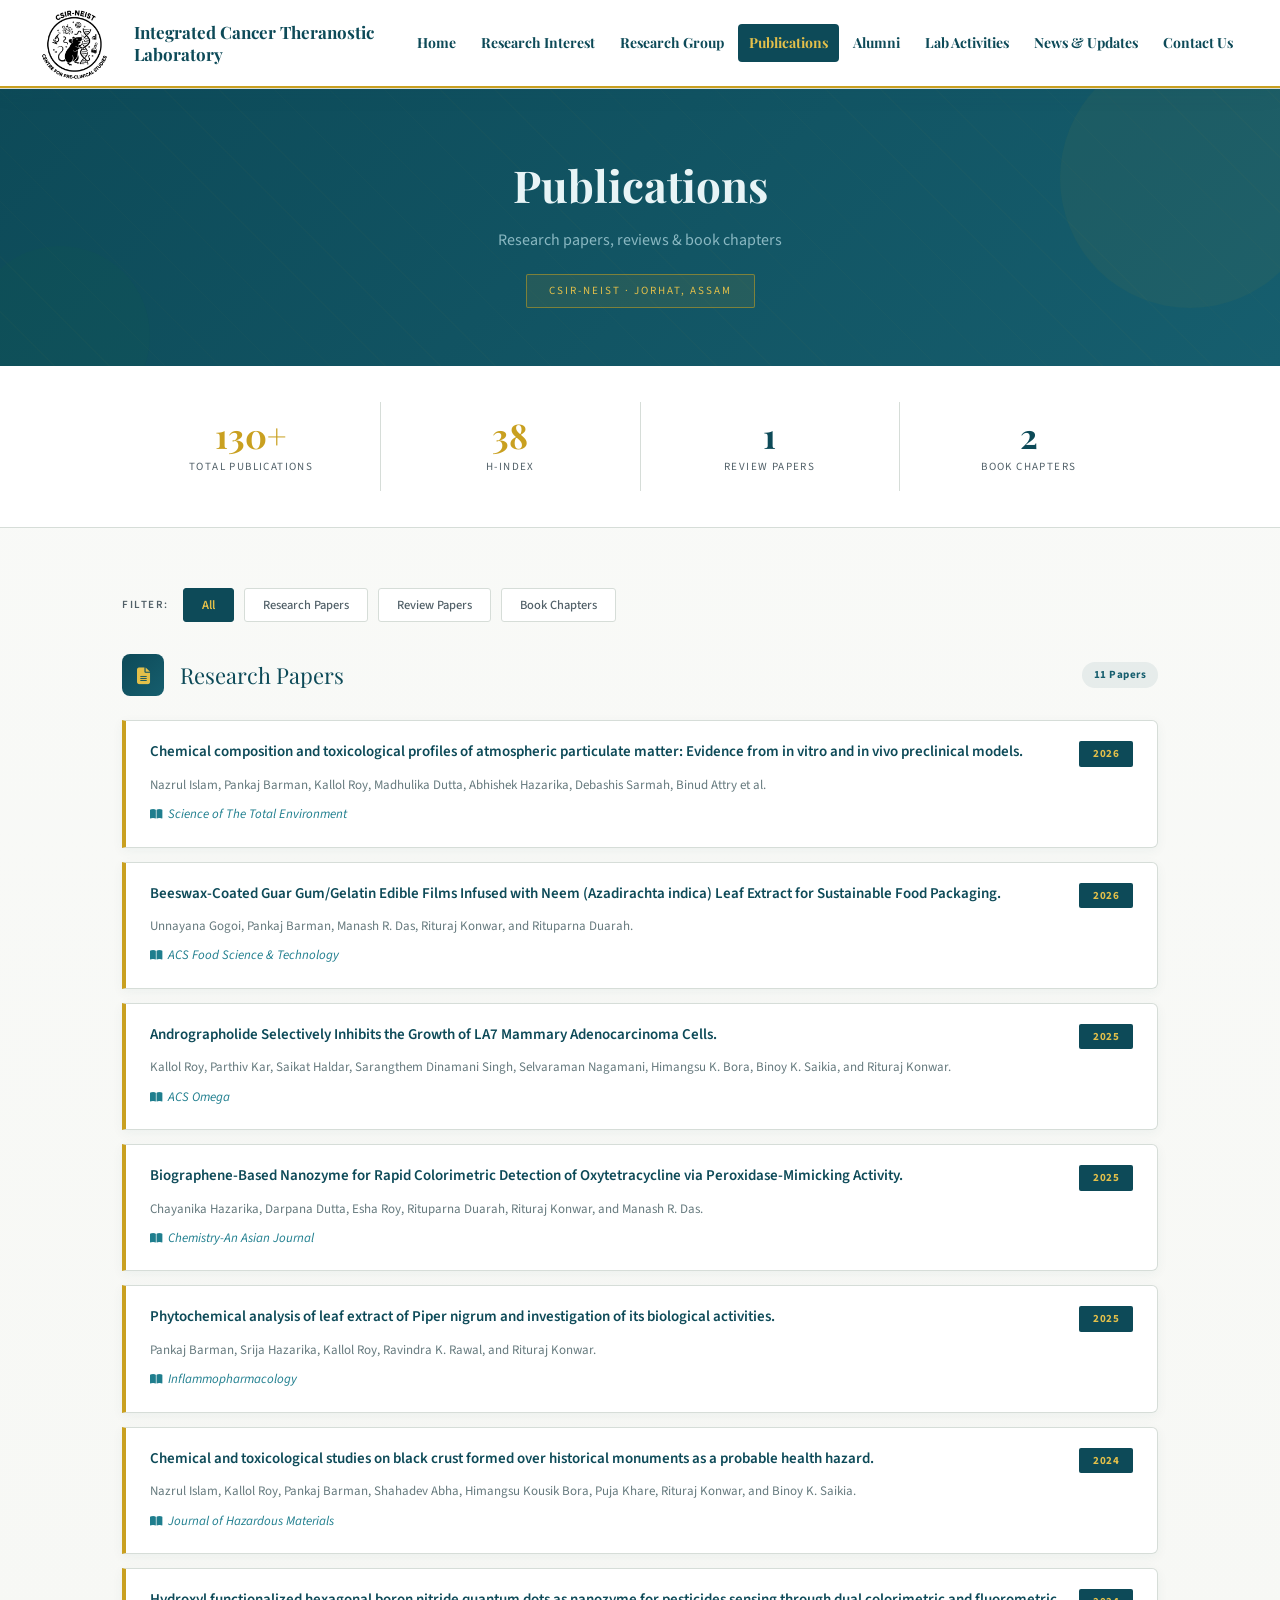
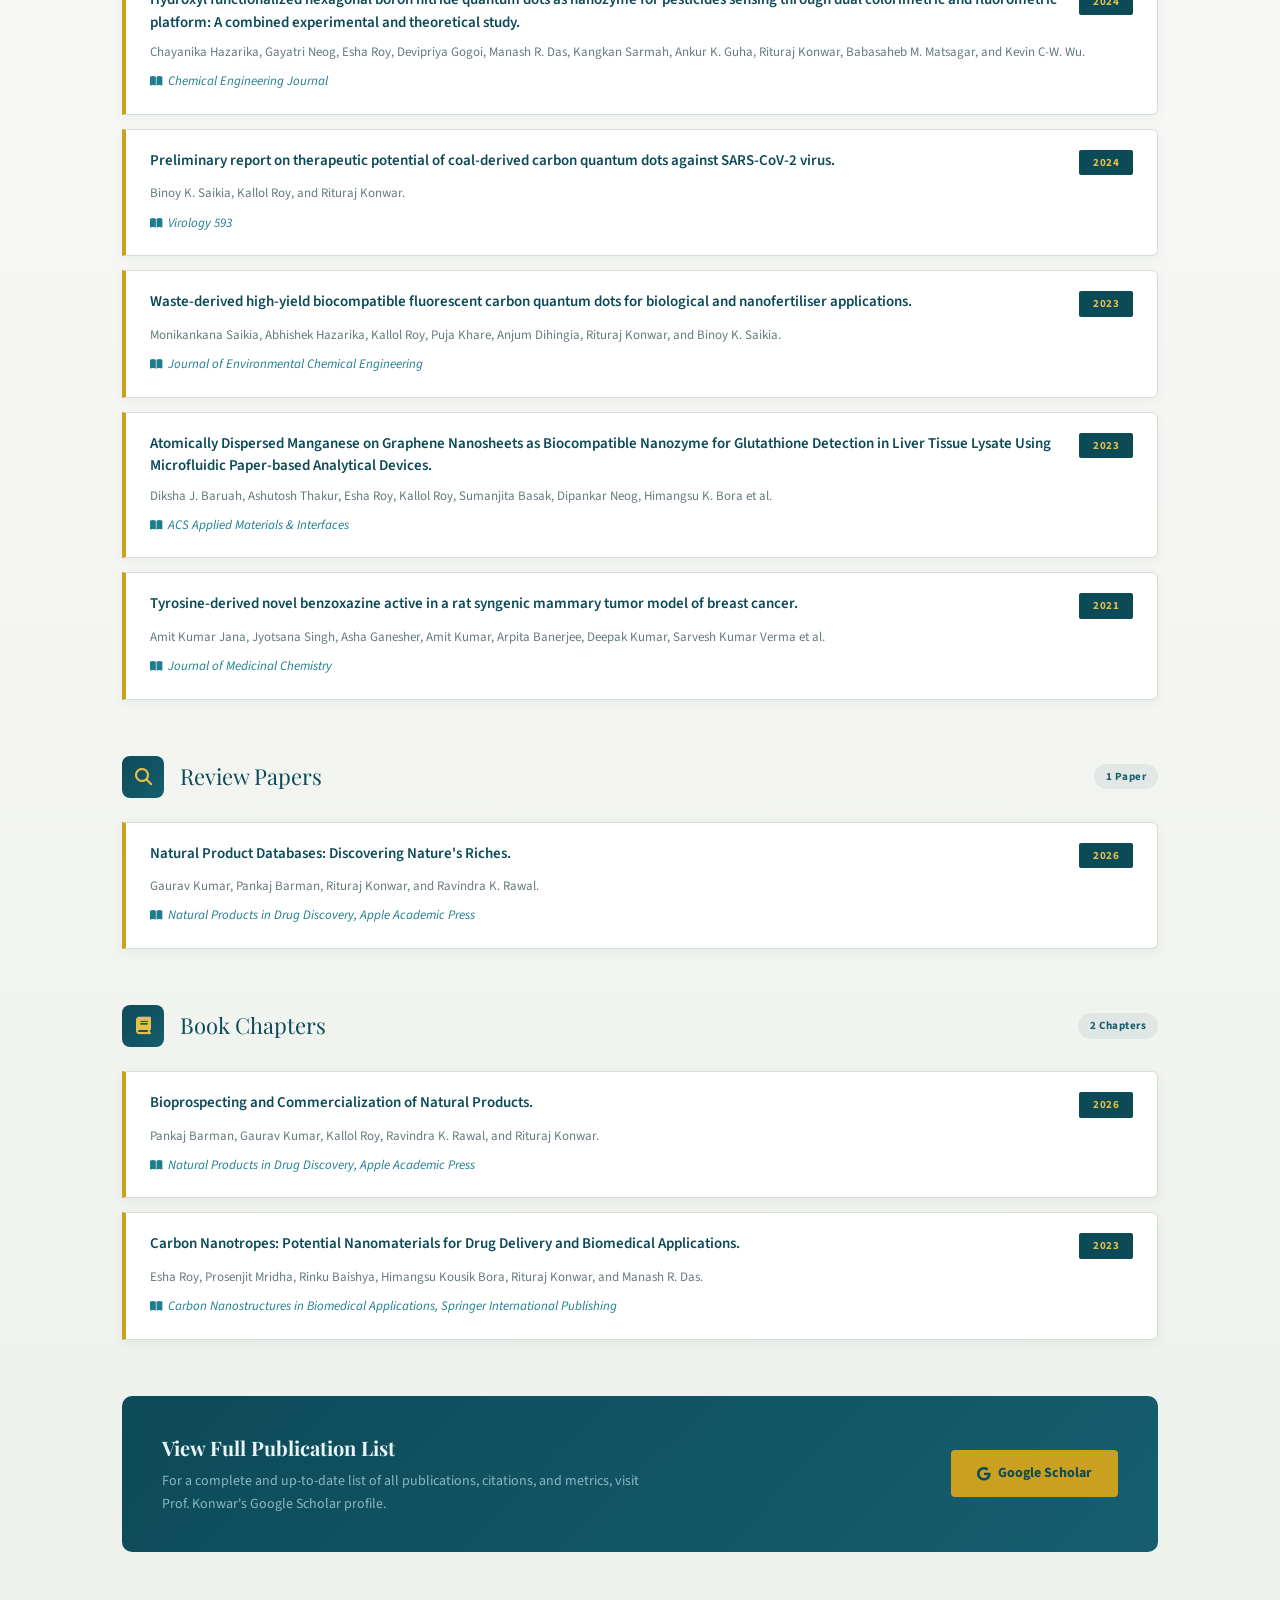
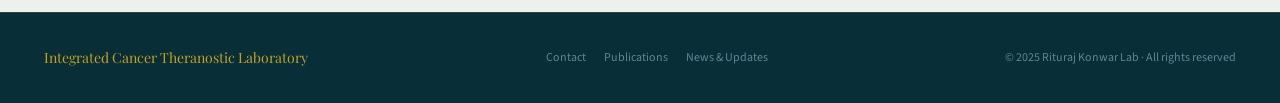
<file: publications.html>
<!DOCTYPE html>
<html lang="en">
<head>
  <meta charset="UTF-8" />
  <meta name="viewport" content="width=device-width, initial-scale=1.0" />
  <title>Publications | Integrated Cancer Theranostic Laboratory</title>
  <meta name="description" content="Publications of the Integrated Cancer Theranostic Laboratory — research papers, review papers and book chapters by Prof. Rituraj Konwar at CSIR-NEIST." />
  <link rel="icon" type="image/png" href="images/logo2.png" />
  <link href="https://fonts.googleapis.com/css2?family=Playfair+Display:ital,wght@0,400;0,700;1,400&family=Source+Sans+3:wght@300;400;600&display=swap" rel="stylesheet" />
  <link rel="stylesheet" href="https://cdnjs.cloudflare.com/ajax/libs/font-awesome/6.5.0/css/all.min.css" />
  <style>
    :root {
      --nd:    #0d4a58;
      --nm:    #165e6e;
      --nl:    #1f7e8e;
      --acc:   #c9a020;
      --accl:  #e4c04a;
      --leaf:  #2a8428;
      --cream: #f7f8f5;
      --white: #ffffff;
      --text:  #131e1c;
      --muted: #516068;
      --border:#d6ddd8;
      --shadow: 0 14px 34px rgba(13,74,88,.11);
    }
    *, *::before, *::after { box-sizing: border-box; margin: 0; padding: 0; }
    html { scroll-behavior: smooth; }
    body { font-family: 'Source Sans 3', sans-serif; background: linear-gradient(180deg, #f9faf8 0%, #f7f8f5 50%, #edf0eb 100%); color: var(--text); font-size: 16px; line-height: 1.6; }

    /* ─── NAVBAR ─────────────────────────────────────────── */
    #navbar { position: fixed; top: 0; left: 0; right: 0; z-index: 1000; background: rgba(255,255,255,.97); backdrop-filter: blur(10px); display: flex; align-items: center; justify-content: space-between; padding: 0 36px; height: 88px; box-shadow: 0 1px 0 var(--border), 0 4px 20px rgba(13,74,88,.10); border-bottom: 2px solid var(--acc); }
    .nav-brand { display: flex; align-items: center; gap: 14px; text-decoration: none; }
    .nav-logo-wrap { width: 84px; height: 84px; border-radius: 50%; display: flex; align-items: center; justify-content: center; overflow: hidden; background: transparent; flex-shrink: 0; }
    .nav-logo-img { width: 84px; height: 84px; object-fit: contain; background: transparent; display: block; }
    .nav-logo { width: 46px; height: 46px; border-radius: 50%; background: var(--acc); display: none; align-items: center; justify-content: center; font-weight: 700; font-size: 13px; color: var(--nd); flex-shrink: 0; }
    .nav-title { color: var(--nd); font-family: 'Playfair Display', serif; font-size: 17px; line-height: 1.3; max-width: 320px; font-weight: 700; }
    .nav-links { display: flex; gap: 3px; align-items: center; }
    .nav-links a { color: var(--nd); text-decoration: none; font-family: 'Playfair Display', serif; font-size: 14px; font-weight: 700; padding: 8px 11px; border-radius: 4px; transition: background .18s, color .18s; white-space: nowrap; }
    .nav-links a:hover { background: rgba(13,74,88,.07); }
    .nav-links a.active { background: var(--nd); color: var(--accl); }
    .hamburger { display: none; flex-direction: column; gap: 5px; background: none; border: none; cursor: pointer; padding: 4px; }
    .hamburger span { display: block; width: 24px; height: 2px; background: var(--nd); border-radius: 2px; transition: transform .3s, opacity .3s; }
    .hamburger.open span:nth-child(1) { transform: translateY(7px) rotate(45deg); }
    .hamburger.open span:nth-child(2) { opacity: 0; }
    .hamburger.open span:nth-child(3) { transform: translateY(-7px) rotate(-45deg); }
    .mobile-menu { display: none; position: fixed; top: 88px; left: 0; right: 0; background: #fff; z-index: 999; flex-direction: column; padding: 12px 20px 20px; border-top: 2px solid var(--acc); box-shadow: 0 8px 20px rgba(13,74,88,.15); }
    .mobile-menu.open { display: flex; }
    .mobile-menu a { color: var(--muted); text-decoration: none; font-size: 15px; padding: 11px 12px; border-radius: 4px; }
    .mobile-menu a:hover { background: rgba(13,74,88,.07); color: var(--nd); font-weight: 600; }
    .mobile-menu a.active { background: var(--nd); color: var(--accl); font-weight: 600; }

    main { padding-top: 88px; min-height: 100vh; }

    /* ─── HERO ─────────────────────────────────────────── */
    .section-hero { background: linear-gradient(135deg, var(--nd), var(--nm)); text-align: center; position: relative; overflow: hidden; padding: 62px 32px 58px; }
    .section-hero::before { content: ''; position: absolute; inset: 0; background: repeating-linear-gradient(45deg, transparent, transparent 38px, rgba(201,160,32,.038) 38px, rgba(201,160,32,.038) 39px); opacity: .55; }
    .hero-deco  { position: absolute; top: -40px; right: -40px; width: 260px; height: 260px; border-radius: 50%; background: rgba(201,160,32,.05); pointer-events: none; }
    .hero-deco2 { position: absolute; bottom: -60px; left: -30px; width: 180px; height: 180px; border-radius: 50%; background: rgba(42,132,40,.04); pointer-events: none; }
    .section-hero h1 { font-family: 'Playfair Display', serif; font-size: clamp(30px,4vw,44px); color: #e8f4f6; position: relative; animation: fadeUp .7s ease both; }
    .section-hero p  { color: #8ab8c2; font-size: 16px; margin-top: 8px; position: relative; animation: fadeUp .7s .15s ease both; }
    .hero-badge { display: inline-block; margin-top: 20px; border: 1px solid rgba(201,160,32,.55); background: rgba(201,160,32,.1); color: var(--accl); font-size: 11px; letter-spacing: 2px; text-transform: uppercase; padding: 7px 22px; border-radius: 2px; position: relative; animation: fadeUp .7s .28s ease both; }

    /* ─── CONTAINER ─────────────────────────────────────── */
    .container { max-width: 1100px; margin: 0 auto; padding: 60px 32px; }

    /* ── STATS STRIP ── */
    .stats-strip { background: var(--white); border-bottom: 1px solid var(--border); }
    .stats-inner { max-width: 1100px; margin: 0 auto; padding: 36px 32px; display: flex; gap: 0; justify-content: center; }
    .pub-stat { flex: 1; text-align: center; padding: 16px 20px; border-right: 1px solid var(--border); }
    .pub-stat:last-child { border-right: none; }
    .pub-stat-num { font-family: 'Playfair Display', serif; font-size: 34px; font-weight: 700; color: var(--nd); line-height: 1; }
    .pub-stat-lbl { font-size: 11px; color: var(--muted); letter-spacing: 1.4px; text-transform: uppercase; margin-top: 6px; }
    .pub-stat-accent { color: var(--acc); }

    /* ── FILTER BAR ── */
    .filter-bar { display: flex; gap: 10px; flex-wrap: wrap; margin-bottom: 32px; align-items: center; }
    .filter-label { font-size: 11px; font-weight: 600; letter-spacing: 1.5px; text-transform: uppercase; color: var(--muted); margin-right: 4px; }
    .filter-btn { padding: 7px 18px; border-radius: 3px; border: 1px solid var(--border); background: var(--white); font-size: 12.5px; font-weight: 500; color: var(--muted); cursor: pointer; font-family: 'Source Sans 3', sans-serif; transition: background .15s, color .15s, border-color .15s; }
    .filter-btn:hover { border-color: var(--nl); color: var(--nd); }
    .filter-btn.active { background: var(--nd); color: var(--accl); border-color: var(--nd); font-weight: 600; }

    /* ── PUB SECTIONS ── */
    .pub-section { margin-bottom: 56px; }
    .pub-section-header { display: flex; align-items: center; gap: 16px; margin-bottom: 24px; }
    .pub-section-icon { width: 42px; height: 42px; border-radius: 8px; background: linear-gradient(135deg, var(--nd), var(--nm)); display: flex; align-items: center; justify-content: center; font-size: 17px; color: var(--accl); flex-shrink: 0; }
    .pub-section-title { font-family: 'Playfair Display', serif; font-size: 22px; color: var(--nd); }
    .pub-section-count { margin-left: auto; background: rgba(13,74,88,.08); color: var(--nm); font-size: 11px; font-weight: 700; padding: 4px 12px; border-radius: 20px; letter-spacing: .5px; white-space: nowrap; }

    /* ── PUB ITEMS ── */
    .pub-item { border-left: 4px solid var(--acc); padding: 20px 24px; background: var(--white); border-radius: 0 6px 6px 0; border-top: 1px solid var(--border); border-right: 1px solid var(--border); border-bottom: 1px solid var(--border); box-shadow: 0 3px 12px rgba(13,74,88,.05); transition: transform .18s, box-shadow .18s, border-left-color .18s; margin-bottom: 14px; opacity: 0; transform: translateX(-10px); }
    .pub-item.visible { animation: slideIn .45s ease forwards; }
    .pub-item:hover { transform: translateX(4px); box-shadow: 0 6px 22px rgba(13,74,88,.1); border-left-color: var(--nd); }
    .pub-top { display: flex; justify-content: space-between; align-items: flex-start; gap: 16px; margin-bottom: 8px; }
    .pub-title { font-size: 15px; font-weight: 600; color: var(--nd); line-height: 1.5; }
    .pub-year { flex-shrink: 0; background: var(--nd); color: var(--accl); font-size: 11px; font-weight: 700; padding: 4px 14px; border-radius: 2px; letter-spacing: .5px; }
    .pub-authors { font-size: 13px; color: #667a7e; line-height: 1.55; margin-bottom: 6px; }
    .pub-journal { display: inline-flex; align-items: center; gap: 6px; font-size: 13px; color: var(--nl); font-style: italic; }
    .pub-journal i { font-style: normal; font-size: 11px; }

    /* ── SCHOLAR BANNER ── */
    .scholar-banner { background: linear-gradient(135deg, var(--nd), var(--nm)); border-radius: 10px; padding: 36px 40px; display: flex; align-items: center; justify-content: space-between; gap: 24px; flex-wrap: wrap; margin-top: 16px; }
    .scholar-banner-text h3 { font-family: 'Playfair Display', serif; font-size: 20px; color: #e8f4f6; margin-bottom: 6px; }
    .scholar-banner-text p  { font-size: 14px; color: #8ab8c2; max-width: 500px; line-height: 1.65; }
    .btn-scholar { display: inline-flex; align-items: center; gap: 8px; padding: 12px 26px; border-radius: 4px; background: var(--acc); color: var(--nd); font-size: 14px; font-weight: 700; text-decoration: none; white-space: nowrap; flex-shrink: 0; transition: background .18s, transform .15s; }
    .btn-scholar:hover { background: var(--accl); transform: translateY(-2px); }

    /* ── FOOTER ── */
    footer { background: #082e38; padding: 34px 44px; display: flex; justify-content: space-between; align-items: center; flex-wrap: wrap; gap: 14px; border-top: 1px solid rgba(201,160,32,.2); }
    .footer-brand { font-family: 'Playfair Display', serif; color: var(--acc); font-size: 14px; }
    .footer-links { display: flex; gap: 18px; }
    .footer-links a { color: #5a8892; font-size: 12px; text-decoration: none; }
    .footer-links a:hover { color: var(--accl); }
    .footer-copy { color: #5a8892; font-size: 12px; }

    @keyframes fadeUp  { from { opacity:0; transform:translateY(18px); } to { opacity:1; transform:translateY(0); } }
    @keyframes slideIn { from { opacity:0; transform:translateX(-10px); } to { opacity:1; transform:translateX(0); } }

    /* ── RESPONSIVE ── */
    @media (max-width: 780px) {
      .nav-links { display: none; }
      .hamburger { display: flex; }
      #navbar { height: 66px; padding: 0 20px; }
      main { padding-top: 66px; }
      .mobile-menu { top: 66px; }
      .container { padding: 40px 20px; }
      .nav-logo-wrap { width: 56px; height: 56px; }
      .nav-logo-img  { width: 56px; height: 56px; }
      .nav-title { font-size: 14px; max-width: 200px; }
      footer { padding: 26px 20px; }
    }

    /* ── MOBILE STATS: all 4 in one row ── */
    @media (max-width: 600px) {
      .stats-inner { flex-wrap: nowrap; padding: 16px 8px; }
      .pub-stat { flex: 1; padding: 10px 4px; border-right: 1px solid var(--border); border-bottom: none; }
      .pub-stat:last-child { border-right: none; }
      .pub-stat-num { font-size: 20px; }
      .pub-stat-lbl { font-size: 8.5px; letter-spacing: .5px; }
      /* filter buttons scroll horizontally */
      .filter-bar { flex-wrap: nowrap; overflow-x: auto; padding-bottom: 6px; -webkit-overflow-scrolling: touch; }
      .filter-bar::-webkit-scrollbar { height: 3px; }
      .filter-bar::-webkit-scrollbar-thumb { background: var(--border); border-radius: 2px; }
      .filter-btn { white-space: nowrap; flex-shrink: 0; }
      .pub-section-count { white-space: nowrap; }
      .pub-top { flex-direction: column; gap: 8px; }
      .scholar-banner { padding: 20px; flex-direction: column; align-items: flex-start; }
    }
  </style>
</head>
<body>

  <nav id="navbar">
    <a class="nav-brand" href="index.html">
      <div class="nav-logo-wrap">
        <img class="nav-logo-img" src="images/logo2.png" alt="ICT Lab Logo"
             onerror="this.style.display='none'; this.closest('.nav-logo-wrap').nextElementSibling.style.display='flex';" />
      </div>
      <div class="nav-logo">ICT</div>
      <div class="nav-title">Integrated Cancer Theranostic Laboratory</div>
    </a>
    <div class="nav-links">
      <a href="index.html">Home</a>
      <a href="researchinterest.html">Research Interest</a>
      <a href="researchgroup.html">Research Group</a>
      <a class="active" href="publications.html">Publications</a>
      <a href="alumni.html">Alumni</a>
      <a href="labactivities.html">Lab Activities</a>
      <a href="labnews.html">News &amp; Updates</a>
      <a href="contact.html">Contact Us</a>
    </div>
    <button class="hamburger" id="hamburger" aria-label="Toggle menu">
      <span></span><span></span><span></span>
    </button>
  </nav>

  <div class="mobile-menu" id="mobileMenu">
    <a href="index.html">Home</a>
    <a href="researchinterest.html">Research Interest</a>
    <a href="researchgroup.html">Research Group</a>
    <a class="active" href="publications.html">Publications</a>
    <a href="alumni.html">Alumni</a>
    <a href="labactivities.html">Lab Activities</a>
    <a href="labnews.html">News &amp; Updates</a>
    <a href="contact.html">Contact Us</a>
  </div>

  <main>

    <section class="section-hero">
      <div class="hero-deco"></div>
      <div class="hero-deco2"></div>
      <h1>Publications</h1>
      <p>Research papers, reviews &amp; book chapters</p>
      <div class="hero-badge">CSIR-NEIST · Jorhat, Assam</div>
    </section>

    <div class="stats-strip">
      <div class="stats-inner">
        <div class="pub-stat">
          <div class="pub-stat-num pub-stat-accent">130+</div>
          <div class="pub-stat-lbl">Total Publications</div>
        </div>
        <div class="pub-stat">
          <div class="pub-stat-num pub-stat-accent">38</div>
          <div class="pub-stat-lbl">h-index</div>
        </div>
        <div class="pub-stat">
          <div class="pub-stat-num">1</div>
          <div class="pub-stat-lbl">Review Papers</div>
        </div>
        <div class="pub-stat">
          <div class="pub-stat-num">2</div>
          <div class="pub-stat-lbl">Book Chapters</div>
        </div>
      </div>
    </div>

    <section class="container">

      <div class="filter-bar">
        <span class="filter-label">Filter:</span>
        <button class="filter-btn active" data-filter="all">All</button>
        <button class="filter-btn" data-filter="research">Research Papers</button>
        <button class="filter-btn" data-filter="review">Review Papers</button>
        <button class="filter-btn" data-filter="book">Book Chapters</button>
      </div>

      <!-- RESEARCH PAPERS -->
      <div class="pub-section" data-section="research">
        <div class="pub-section-header">
          <div class="pub-section-icon"><i class="fa-solid fa-file-lines"></i></div>
          <div class="pub-section-title">Research Papers</div>
          <div class="pub-section-count">11 Papers</div>
        </div>
        <div class="pub-list">
          <div class="pub-item" data-type="research">
            <div class="pub-top"><div class="pub-title">Chemical composition and toxicological profiles of atmospheric particulate matter: Evidence from in vitro and in vivo preclinical models.</div><div class="pub-year">2026</div></div>
            <div class="pub-authors">Nazrul Islam, Pankaj Barman, Kallol Roy, Madhulika Dutta, Abhishek Hazarika, Debashis Sarmah, Binud Attry et al.</div>
            <div class="pub-journal"><i class="fa-solid fa-book-open"></i> Science of The Total Environment</div>
          </div>
          <div class="pub-item" data-type="research">
            <div class="pub-top"><div class="pub-title">Beeswax-Coated Guar Gum/Gelatin Edible Films Infused with Neem (Azadirachta indica) Leaf Extract for Sustainable Food Packaging.</div><div class="pub-year">2026</div></div>
            <div class="pub-authors">Unnayana Gogoi, Pankaj Barman, Manash R. Das, Rituraj Konwar, and Rituparna Duarah.</div>
            <div class="pub-journal"><i class="fa-solid fa-book-open"></i> ACS Food Science &amp; Technology</div>
          </div>
          <div class="pub-item" data-type="research">
            <div class="pub-top"><div class="pub-title">Andrographolide Selectively Inhibits the Growth of LA7 Mammary Adenocarcinoma Cells.</div><div class="pub-year">2025</div></div>
            <div class="pub-authors">Kallol Roy, Parthiv Kar, Saikat Haldar, Sarangthem Dinamani Singh, Selvaraman Nagamani, Himangsu K. Bora, Binoy K. Saikia, and Rituraj Konwar.</div>
            <div class="pub-journal"><i class="fa-solid fa-book-open"></i> ACS Omega</div>
          </div>
          <div class="pub-item" data-type="research">
            <div class="pub-top"><div class="pub-title">Biographene-Based Nanozyme for Rapid Colorimetric Detection of Oxytetracycline via Peroxidase-Mimicking Activity.</div><div class="pub-year">2025</div></div>
            <div class="pub-authors">Chayanika Hazarika, Darpana Dutta, Esha Roy, Rituparna Duarah, Rituraj Konwar, and Manash R. Das.</div>
            <div class="pub-journal"><i class="fa-solid fa-book-open"></i> Chemistry-An Asian Journal</div>
          </div>
          <div class="pub-item" data-type="research">
            <div class="pub-top"><div class="pub-title">Phytochemical analysis of leaf extract of Piper nigrum and investigation of its biological activities.</div><div class="pub-year">2025</div></div>
            <div class="pub-authors">Pankaj Barman, Srija Hazarika, Kallol Roy, Ravindra K. Rawal, and Rituraj Konwar.</div>
            <div class="pub-journal"><i class="fa-solid fa-book-open"></i> Inflammopharmacology</div>
          </div>
          <div class="pub-item" data-type="research">
            <div class="pub-top"><div class="pub-title">Chemical and toxicological studies on black crust formed over historical monuments as a probable health hazard.</div><div class="pub-year">2024</div></div>
            <div class="pub-authors">Nazrul Islam, Kallol Roy, Pankaj Barman, Shahadev Abha, Himangsu Kousik Bora, Puja Khare, Rituraj Konwar, and Binoy K. Saikia.</div>
            <div class="pub-journal"><i class="fa-solid fa-book-open"></i> Journal of Hazardous Materials</div>
          </div>
          <div class="pub-item" data-type="research">
            <div class="pub-top"><div class="pub-title">Hydroxyl functionalized hexagonal boron nitride quantum dots as nanozyme for pesticides sensing through dual colorimetric and fluorometric platform: A combined experimental and theoretical study.</div><div class="pub-year">2024</div></div>
            <div class="pub-authors">Chayanika Hazarika, Gayatri Neog, Esha Roy, Devipriya Gogoi, Manash R. Das, Kangkan Sarmah, Ankur K. Guha, Rituraj Konwar, Babasaheb M. Matsagar, and Kevin C-W. Wu.</div>
            <div class="pub-journal"><i class="fa-solid fa-book-open"></i> Chemical Engineering Journal</div>
          </div>
          <div class="pub-item" data-type="research">
            <div class="pub-top"><div class="pub-title">Preliminary report on therapeutic potential of coal-derived carbon quantum dots against SARS-CoV-2 virus.</div><div class="pub-year">2024</div></div>
            <div class="pub-authors">Binoy K. Saikia, Kallol Roy, and Rituraj Konwar.</div>
            <div class="pub-journal"><i class="fa-solid fa-book-open"></i> Virology 593</div>
          </div>
          <div class="pub-item" data-type="research">
            <div class="pub-top"><div class="pub-title">Waste-derived high-yield biocompatible fluorescent carbon quantum dots for biological and nanofertiliser applications.</div><div class="pub-year">2023</div></div>
            <div class="pub-authors">Monikankana Saikia, Abhishek Hazarika, Kallol Roy, Puja Khare, Anjum Dihingia, Rituraj Konwar, and Binoy K. Saikia.</div>
            <div class="pub-journal"><i class="fa-solid fa-book-open"></i> Journal of Environmental Chemical Engineering</div>
          </div>
          <div class="pub-item" data-type="research">
            <div class="pub-top"><div class="pub-title">Atomically Dispersed Manganese on Graphene Nanosheets as Biocompatible Nanozyme for Glutathione Detection in Liver Tissue Lysate Using Microfluidic Paper-based Analytical Devices.</div><div class="pub-year">2023</div></div>
            <div class="pub-authors">Diksha J. Baruah, Ashutosh Thakur, Esha Roy, Kallol Roy, Sumanjita Basak, Dipankar Neog, Himangsu K. Bora et al.</div>
            <div class="pub-journal"><i class="fa-solid fa-book-open"></i> ACS Applied Materials &amp; Interfaces</div>
          </div>
          <div class="pub-item" data-type="research">
            <div class="pub-top"><div class="pub-title">Tyrosine-derived novel benzoxazine active in a rat syngenic mammary tumor model of breast cancer.</div><div class="pub-year">2021</div></div>
            <div class="pub-authors">Amit Kumar Jana, Jyotsana Singh, Asha Ganesher, Amit Kumar, Arpita Banerjee, Deepak Kumar, Sarvesh Kumar Verma et al.</div>
            <div class="pub-journal"><i class="fa-solid fa-book-open"></i> Journal of Medicinal Chemistry</div>
          </div>
        </div>
      </div>

      <!-- REVIEW PAPERS -->
      <div class="pub-section" data-section="review">
        <div class="pub-section-header">
          <div class="pub-section-icon"><i class="fa-solid fa-magnifying-glass"></i></div>
          <div class="pub-section-title">Review Papers</div>
          <div class="pub-section-count">1 Paper</div>
        </div>
        <div class="pub-list">
          <div class="pub-item" data-type="review">
            <div class="pub-top"><div class="pub-title">Natural Product Databases: Discovering Nature's Riches.</div><div class="pub-year">2026</div></div>
            <div class="pub-authors">Gaurav Kumar, Pankaj Barman, Rituraj Konwar, and Ravindra K. Rawal.</div>
            <div class="pub-journal"><i class="fa-solid fa-book-open"></i> Natural Products in Drug Discovery, Apple Academic Press</div>
          </div>
        </div>
      </div>

      <!-- BOOK CHAPTERS -->
      <div class="pub-section" data-section="book">
        <div class="pub-section-header">
          <div class="pub-section-icon"><i class="fa-solid fa-book"></i></div>
          <div class="pub-section-title">Book Chapters</div>
          <div class="pub-section-count">2 Chapters</div>
        </div>
        <div class="pub-list">
          <div class="pub-item" data-type="book">
            <div class="pub-top"><div class="pub-title">Bioprospecting and Commercialization of Natural Products.</div><div class="pub-year">2026</div></div>
            <div class="pub-authors">Pankaj Barman, Gaurav Kumar, Kallol Roy, Ravindra K. Rawal, and Rituraj Konwar.</div>
            <div class="pub-journal"><i class="fa-solid fa-book-open"></i> Natural Products in Drug Discovery, Apple Academic Press</div>
          </div>
          <div class="pub-item" data-type="book">
            <div class="pub-top"><div class="pub-title">Carbon Nanotropes: Potential Nanomaterials for Drug Delivery and Biomedical Applications.</div><div class="pub-year">2023</div></div>
            <div class="pub-authors">Esha Roy, Prosenjit Mridha, Rinku Baishya, Himangsu Kousik Bora, Rituraj Konwar, and Manash R. Das.</div>
            <div class="pub-journal"><i class="fa-solid fa-book-open"></i> Carbon Nanostructures in Biomedical Applications, Springer International Publishing</div>
          </div>
        </div>
      </div>

      <!-- SCHOLAR BANNER -->
      <div class="scholar-banner">
        <div class="scholar-banner-text">
          <h3>View Full Publication List</h3>
          <p>For a complete and up-to-date list of all publications, citations, and metrics, visit Prof. Konwar's Google Scholar profile.</p>
        </div>
        <a href="https://scholar.google.com/citations?user=RYrcGacAAAAJ&hl=en" target="_blank" rel="noopener noreferrer" class="btn-scholar">
          <i class="fa-brands fa-google"></i> Google Scholar
        </a>
      </div>

    </section>
  </main>

  <footer>
    <div class="footer-brand">Integrated Cancer Theranostic Laboratory</div>
    <div class="footer-links">
      <a href="contact.html">Contact</a>
      <a href="publications.html">Publications</a>
      <a href="labnews.html">News &amp; Updates</a>
    </div>
    <div class="footer-copy">&copy; 2025 Rituraj Konwar Lab · All rights reserved</div>
  </footer>

  <script>
    const ham = document.getElementById('hamburger');
    const mob = document.getElementById('mobileMenu');
    ham.addEventListener('click', () => { ham.classList.toggle('open'); mob.classList.toggle('open'); });
    mob.querySelectorAll('a').forEach(a => a.addEventListener('click', () => { ham.classList.remove('open'); mob.classList.remove('open'); }));

    const filterBtns = document.querySelectorAll('.filter-btn');
    const sections   = document.querySelectorAll('.pub-section');
    filterBtns.forEach(btn => {
      btn.addEventListener('click', () => {
        filterBtns.forEach(b => b.classList.remove('active'));
        btn.classList.add('active');
        const filter = btn.dataset.filter;
        sections.forEach(sec => {
          sec.style.display = (filter === 'all' || sec.dataset.section === filter) ? 'block' : 'none';
        });
      });
    });

    const observer = new IntersectionObserver((entries) => {
      entries.forEach((entry, i) => {
        if (entry.isIntersecting) {
          setTimeout(() => entry.target.classList.add('visible'), i * 60);
          observer.unobserve(entry.target);
        }
      });
    }, { threshold: 0.08 });
    document.querySelectorAll('.pub-item').forEach(item => observer.observe(item));
  </script>

</body>
</html>
</file>
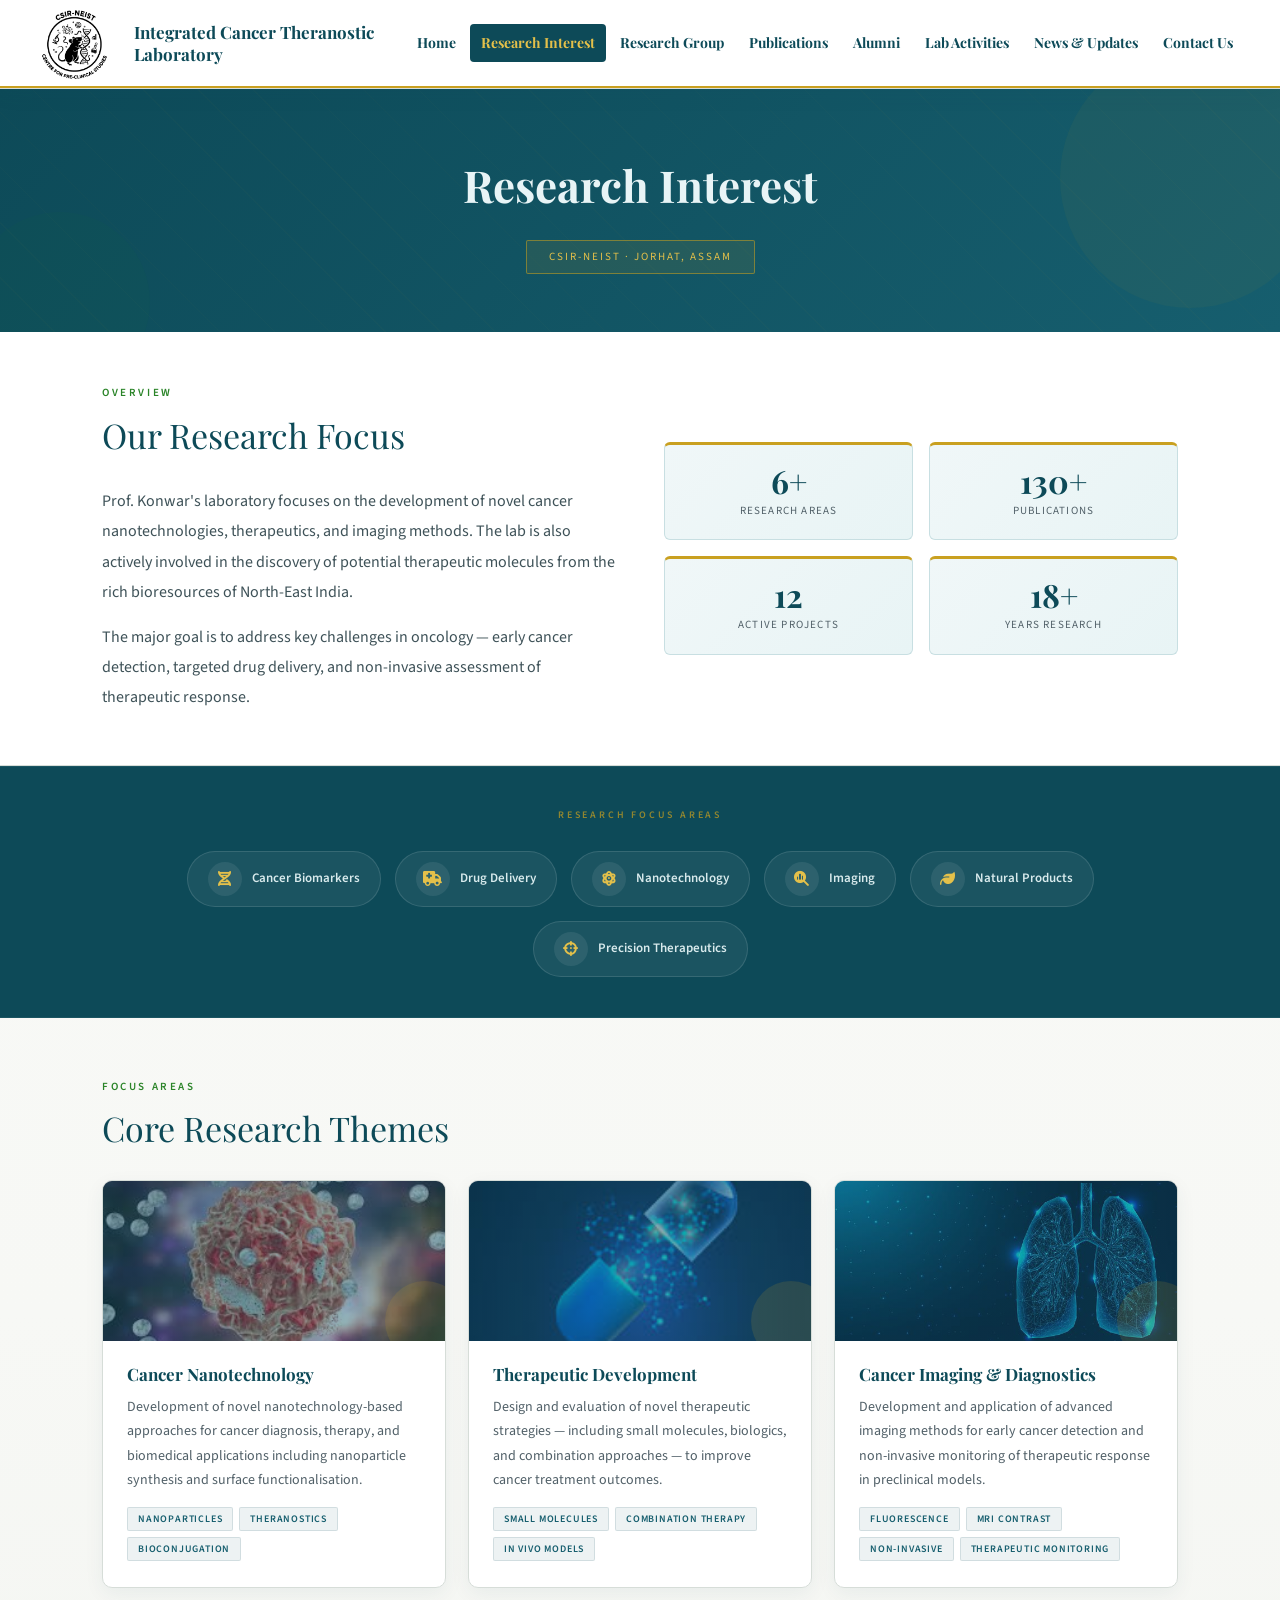
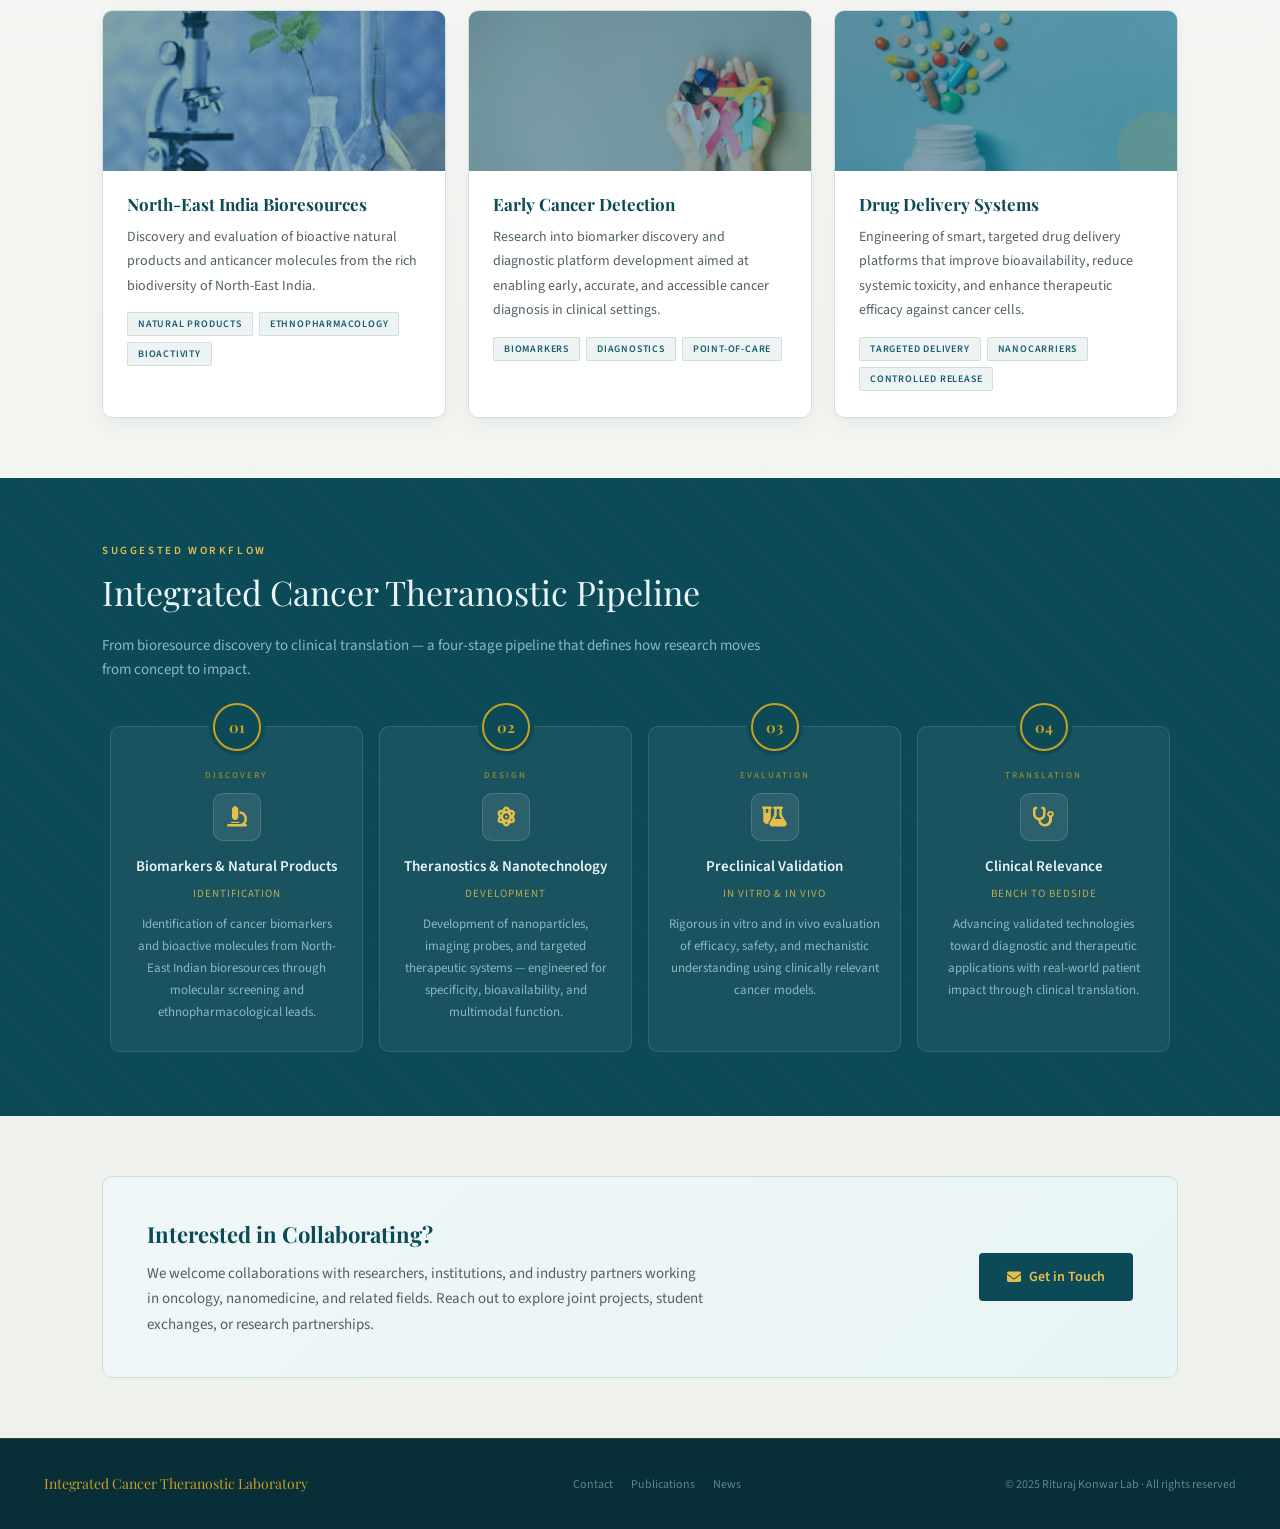
<file: researchinterest.html>
<!DOCTYPE html>
<html lang="en">
<head>
  <meta charset="UTF-8" />
  <meta name="viewport" content="width=device-width, initial-scale=1.0" />
  <title>Research Interest | Integrated Cancer Theranostic Laboratory</title>
  <meta name="description" content="Research interests of the Integrated Cancer Theranostic Laboratory — cancer nanotechnology, drug discovery, imaging, and therapeutics development at CSIR-NEIST." />
  <link rel="icon" type="image/png" href="images/logo2.png" />
  <link href="https://fonts.googleapis.com/css2?family=Playfair+Display:ital,wght@0,400;0,700;1,400&family=Source+Sans+3:wght@300;400;600&display=swap" rel="stylesheet" />
  <link rel="stylesheet" href="https://cdnjs.cloudflare.com/ajax/libs/font-awesome/6.5.0/css/all.min.css" />
  <style>
    :root {
      --nd:    #0d4a58;
      --nm:    #165e6e;
      --nl:    #1f7e8e;
      --acc:   #c9a020;
      --accl:  #e4c04a;
      --leaf:  #2a8428;
      --gem:   #c0272d;
      --cream: #f7f8f5;
      --white: #ffffff;
      --text:  #131e1c;
      --muted: #516068;
      --border:#d6ddd8;
      --shadow: 0 14px 34px rgba(13,74,88,.11);
    }
    *, *::before, *::after { box-sizing: border-box; margin: 0; padding: 0; }
    html { scroll-behavior: smooth; }
    body {
      font-family: 'Source Sans 3', sans-serif;
      background: linear-gradient(180deg, #f9faf8 0%, #f7f8f5 42%, #edf0eb 100%);
      color: var(--text); min-height: 100vh; font-size: 16px; line-height: 1.6;
    }

    /* ─── NAVBAR ─────────────────────────────────────────── */
    #navbar {
      position: fixed; top: 0; left: 0; right: 0; z-index: 1000;
      background: rgba(255,255,255,.97);
      backdrop-filter: blur(10px);
      display: flex; align-items: center; justify-content: space-between;
      padding: 0 36px; height: 88px;
      box-shadow: 0 1px 0 var(--border), 0 4px 20px rgba(13,74,88,.10);
      border-bottom: 2px solid var(--acc);
    }
    .nav-brand { display: flex; align-items: center; gap: 14px; text-decoration: none; }
    .nav-logo-wrap {
      width: 84px; height: 84px; border-radius: 50%;
      display: flex; align-items: center; justify-content: center;
      overflow: hidden; background: transparent; flex-shrink: 0;
    }
    .nav-logo-img {
      width: 84px; height: 84px; object-fit: contain;
      background: transparent; display: block;
    }
    .nav-logo {
      width: 46px; height: 46px; border-radius: 50%; background: var(--acc);
      display: none; align-items: center; justify-content: center;
      font-weight: 700; font-size: 13px; color: var(--nd); flex-shrink: 0;
    }
    .nav-title { color: var(--nd); font-family: 'Playfair Display', serif; font-size: 17px; line-height: 1.3; max-width: 320px; font-weight: 700; }
    .nav-links { display: flex; gap: 3px; align-items: center; }
    .nav-links a {
      color: var(--nd); text-decoration: none;
      font-size: 14px; padding: 8px 11px; border-radius: 4px;
      transition: background .18s, color .18s; white-space: nowrap;
      font-family: 'Playfair Display', serif; font-weight: 700;
    }
    .nav-links a:hover { background: rgba(13,74,88,.07); }
    .nav-links a.active { background: var(--nd); color: var(--accl); }
    .hamburger { display: none; flex-direction: column; gap: 5px; background: none; border: none; cursor: pointer; padding: 4px; }
    .hamburger span { display: block; width: 24px; height: 2px; background: var(--nd); border-radius: 2px; transition: transform .3s, opacity .3s; }
    .hamburger.open span:nth-child(1) { transform: translateY(7px) rotate(45deg); }
    .hamburger.open span:nth-child(2) { opacity: 0; }
    .hamburger.open span:nth-child(3) { transform: translateY(-7px) rotate(-45deg); }
    .mobile-menu {
      display: none; position: fixed;
      top: 88px; left: 0; right: 0;
      background: #fff; z-index: 999;
      flex-direction: column; padding: 12px 20px 20px;
      border-top: 2px solid var(--acc);
      box-shadow: 0 8px 20px rgba(13,74,88,.15);
    }
    .mobile-menu.open { display: flex; }
    .mobile-menu a { color: var(--muted); text-decoration: none; font-size: 15px; padding: 11px 12px; border-radius: 4px; }
    .mobile-menu a:hover { background: rgba(13,74,88,.07); color: var(--nd); font-weight: 600; }
    .mobile-menu a.active { background: var(--nd); color: var(--accl); font-weight: 600; }

    main { padding-top: 88px; min-height: 100vh; }

    /* ── HERO ── */
    .section-hero {
      background: linear-gradient(135deg, var(--nd), var(--nm));
      text-align: center; position: relative; overflow: hidden;
      padding: 62px 32px 58px;
    }
    .section-hero::before {
      content: ''; position: absolute; inset: 0;
      background: repeating-linear-gradient(45deg, transparent, transparent 38px,
        rgba(201,160,32,.038) 38px, rgba(201,160,32,.038) 39px);
      opacity: .55;
    }
    .hero-deco  { position: absolute; top: -40px; right: -40px; width: 260px; height: 260px; border-radius: 50%; background: rgba(201,160,32,.05); pointer-events: none; }
    .hero-deco2 { position: absolute; bottom: -60px; left: -30px; width: 180px; height: 180px; border-radius: 50%; background: rgba(42,132,40,.04); pointer-events: none; }
    .section-hero h1 { font-family: 'Playfair Display', serif; font-size: clamp(30px,4vw,44px); color: #e8f4f6; position: relative; animation: fadeUp .7s ease both; }
    .section-hero p  { color: #8ab8c2; font-size: 16px; margin-top: 8px; position: relative; animation: fadeUp .7s .15s ease both; }
    .hero-badge { display: inline-block; margin-top: 20px; border: 1px solid rgba(201,160,32,.55); background: rgba(201,160,32,.1); color: var(--accl); font-size: 11px; letter-spacing: 2px; text-transform: uppercase; padding: 7px 22px; border-radius: 2px; position: relative; animation: fadeUp .7s .28s ease both; }

    /* ── LAYOUT ── */
    .container { max-width: 1140px; margin: 0 auto; padding: 60px 32px; }
    .sec-label { font-size: 11px; letter-spacing: 2.6px; text-transform: uppercase; color: var(--leaf); font-weight: 600; margin-bottom: 6px; }
    .sec-title { font-family: 'Playfair Display', serif; font-size: clamp(24px,3vw,34px); color: var(--nd); margin-bottom: 24px; }
    .lead { font-size: 16px; color: #3e5258; line-height: 1.9; }

    /* ── INTRO STRIP ── */
    .intro-strip { background: var(--white); border-bottom: 1px solid var(--border); }
    .intro-inner { max-width: 1140px; margin: 0 auto; padding: 52px 32px; display: grid; grid-template-columns: 1fr 1fr; gap: 48px; align-items: center; }
    .intro-stats { display: grid; grid-template-columns: 1fr 1fr; gap: 16px; }
    .intro-stat { background: linear-gradient(135deg, #f0f7f8, #e8f4f5); border: 1px solid #c8dfe2; border-top: 3px solid var(--acc); border-radius: 6px; padding: 20px 18px; text-align: center; }
    .intro-stat-num { font-family: 'Playfair Display', serif; font-size: 32px; font-weight: 700; color: var(--nd); line-height: 1; }
    .intro-stat-lbl { font-size: 11px; color: var(--muted); letter-spacing: 1.2px; text-transform: uppercase; margin-top: 5px; }

    /* ── FOCUS SUMMARY PILLS ── */
    .focus-summary { background: var(--nd); border-top: 1px solid rgba(255,255,255,.06); border-bottom: 1px solid rgba(255,255,255,.06); }
    .focus-summary-inner { max-width: 1140px; margin: 0 auto; padding: 40px 32px; }
    .focus-summary-label { font-size: 10px; letter-spacing: 2.8px; text-transform: uppercase; color: rgba(201,160,32,.7); font-weight: 600; text-align: center; margin-bottom: 28px; }
    .focus-pills { display: flex; flex-wrap: wrap; justify-content: center; gap: 14px; }
    .focus-pill { display: flex; align-items: center; gap: 10px; background: rgba(255,255,255,.06); border: 1px solid rgba(255,255,255,.12); border-radius: 50px; padding: 10px 20px; transition: background .2s, border-color .2s, transform .18s; cursor: default; }
    .focus-pill:hover { background: rgba(201,160,32,.15); border-color: rgba(201,160,32,.4); transform: translateY(-2px); }
    .focus-pill-icon { width: 34px; height: 34px; border-radius: 50%; background: rgba(255,255,255,.08); display: flex; align-items: center; justify-content: center; font-size: 15px; color: var(--accl); flex-shrink: 0; }
    .focus-pill-label { font-size: 13px; font-weight: 600; color: #d8eaec; white-space: nowrap; }

    /* ── FOCUS CARDS ── */
    .focus-grid { display: grid; grid-template-columns: repeat(3, 1fr); gap: 22px; }
    .focus-card { background: var(--white); border: 1px solid var(--border); border-radius: 10px; overflow: hidden; box-shadow: 0 6px 20px rgba(13,74,88,.06); transition: transform .22s, box-shadow .22s; opacity: 0; transform: translateY(24px); }
    .focus-card.visible { animation: fadeUp .55s ease forwards; }
    .focus-card:hover { transform: translateY(-5px); box-shadow: 0 16px 36px rgba(13,74,88,.13); }
    .focus-card-top { padding: 28px 24px 22px; position: relative; overflow: hidden; background-size: cover; background-position: center; min-height: 160px; }
    .focus-card-top::before { content: ''; position: absolute; inset: 0; background: linear-gradient(135deg, rgba(13,74,88,.52) 0%, rgba(22,94,110,.45) 100%); z-index: 0; }
    .focus-card-top::after { content: ''; position: absolute; bottom: -20px; right: -20px; width: 80px; height: 80px; border-radius: 50%; background: rgba(201,160,32,.14); pointer-events: none; z-index: 1; }
    .focus-num, .focus-icon { position: relative; z-index: 2; }
    .focus-num { font-family: 'Playfair Display', serif; font-size: 11px; letter-spacing: 3px; color: rgba(255,220,100,.9); text-transform: uppercase; margin-bottom: 14px; position: relative; z-index: 2; }
    .focus-icon { width: 52px; height: 52px; border-radius: 10px; background: rgba(255,255,255,.1); border: 1px solid rgba(255,255,255,.15); display: flex; align-items: center; justify-content: center; font-size: 22px; color: var(--accl); position: relative; }
    .focus-card-body { padding: 22px 24px 26px; }
    .focus-card-body h3 { font-family: 'Playfair Display', serif; font-size: 17px; color: var(--nd); margin-bottom: 10px; line-height: 1.3; }
    .focus-card-body p { font-size: 14px; color: var(--muted); line-height: 1.75; }
    .focus-tags { margin-top: 14px; display: flex; flex-wrap: wrap; gap: 6px; }
    .focus-tag { font-size: 10px; font-weight: 600; letter-spacing: .8px; text-transform: uppercase; padding: 3px 10px; border-radius: 2px; background: rgba(13,74,88,.07); color: var(--nm); border: 1px solid rgba(13,74,88,.12); }

    /* ── WORKFLOW ── */
    .workflow-section { background: var(--nd); position: relative; overflow: hidden; }
    .workflow-section::before { content: ''; position: absolute; inset: 0; background: repeating-linear-gradient(45deg, transparent, transparent 38px, rgba(201,160,32,.03) 38px, rgba(201,160,32,.03) 39px); }
    .workflow-inner { max-width: 1140px; margin: 0 auto; padding: 64px 32px; position: relative; }
    .workflow-inner .sec-label { color: var(--accl); }
    .workflow-inner .sec-title { color: #e8f4f6; margin-bottom: 14px; }
    .workflow-subtitle { color: #8ab8c2; font-size: 15px; margin-bottom: 44px; max-width: 680px; }
    .workflow-steps { display: grid; grid-template-columns: repeat(4, 1fr); gap: 0; position: relative; }
    .workflow-steps::before { display: none; }
    .workflow-step { background: rgba(255,255,255,.05); border: 1px solid rgba(255,255,255,.1); border-radius: 10px; padding: 0 20px 28px; text-align: center; transition: background .2s, transform .2s; position: relative; z-index: 1; margin: 0 8px; }
    .workflow-step:hover { background: rgba(255,255,255,.09); transform: translateY(-4px); }
    .step-badge { width: 48px; height: 48px; border-radius: 50%; background: var(--nd); border: 2px solid var(--acc); display: flex; align-items: center; justify-content: center; margin: -24px auto 18px; font-family: 'Playfair Display', serif; font-size: 15px; font-weight: 700; color: var(--acc); position: relative; z-index: 2; box-shadow: 0 0 0 4px var(--nd); }
    .step-keyword { font-size: 9px; letter-spacing: 2px; text-transform: uppercase; color: rgba(201,160,32,.65); font-weight: 600; margin-bottom: 10px; }
    .step-icon-wrap { width: 48px; height: 48px; border-radius: 10px; background: rgba(255,255,255,.08); border: 1px solid rgba(255,255,255,.14); display: flex; align-items: center; justify-content: center; font-size: 20px; color: var(--accl); margin: 0 auto 14px; }
    .step-title { font-size: 15px; font-weight: 600; color: #e8f4f6; margin-bottom: 6px; }
    .step-subtitle { font-size: 11px; letter-spacing: 1px; text-transform: uppercase; color: var(--accl); margin-bottom: 10px; opacity: .8; }
    .step-desc { font-size: 13px; color: #8ab8c2; line-height: 1.7; }

    /* ── COLLAB BANNER ── */
    .collab-banner { background: linear-gradient(135deg, #f0f7f8, #e8f4f5); border: 1px solid #c8dfe2; border-radius: 10px; padding: 40px 44px; display: flex; align-items: center; justify-content: space-between; gap: 28px; flex-wrap: wrap; }
    .collab-text h3 { font-family: 'Playfair Display', serif; font-size: 22px; color: var(--nd); margin-bottom: 8px; }
    .collab-text p { font-size: 15px; color: var(--muted); max-width: 560px; line-height: 1.7; }
    .btn-collab { display: inline-flex; align-items: center; gap: 8px; padding: 13px 28px; border-radius: 4px; background: var(--nd); color: var(--accl); font-size: 14px; font-weight: 600; text-decoration: none; white-space: nowrap; transition: background .18s, transform .15s; flex-shrink: 0; }
    .btn-collab:hover { background: var(--nm); transform: translateY(-2px); }

    /* ── FOOTER ── */
    footer { background: #082e38; padding: 34px 44px; display: flex; justify-content: space-between; align-items: center; flex-wrap: wrap; gap: 14px; border-top: 1px solid rgba(201,160,32,.2); }
    .footer-brand { font-family: 'Playfair Display', serif; color: var(--acc); font-size: 14px; }
    .footer-links { display: flex; gap: 18px; }
    .footer-links a { color: #5a8892; font-size: 12px; text-decoration: none; }
    .footer-links a:hover { color: var(--accl); }
    .footer-copy { color: #5a8892; font-size: 12px; }

    @keyframes fadeUp {
      from { opacity: 0; transform: translateY(24px); }
      to   { opacity: 1; transform: translateY(0); }
    }

    /* ── RESPONSIVE ── */
    @media (max-width: 960px) {
      .focus-grid { grid-template-columns: 1fr 1fr; }
      .workflow-steps { grid-template-columns: 1fr 1fr; gap: 16px; }
      .step-badge { margin-top: 20px; }
    }
    @media (max-width: 780px) {
      .nav-links { display: none; }
      .hamburger { display: flex; }
      #navbar { height: 66px; padding: 0 20px; }
      main { padding-top: 66px; }
      .mobile-menu { top: 66px; }
      /* Match index.html mobile logo exactly */
      .nav-logo-wrap { width: 56px; height: 56px; }
      .nav-logo-img  { width: 56px; height: 56px; }
      .nav-title { font-size: 14px; max-width: 200px; }
      .container { padding: 40px 20px; }
      .intro-inner { grid-template-columns: 1fr; gap: 32px; }
      .focus-grid { grid-template-columns: 1fr; }
      .workflow-steps { grid-template-columns: 1fr 1fr; }
      .collab-banner { padding: 28px 24px; flex-direction: column; align-items: flex-start; }
      .focus-pills { gap: 10px; }
      footer { padding: 26px 20px; }
    }
    @media (max-width: 480px) {
      .workflow-steps { grid-template-columns: 1fr; }
      .intro-stats { grid-template-columns: 1fr 1fr; }
    }
  </style>
</head>
<body>

  <!-- ════ NAVBAR ════ -->
  <nav id="navbar">
    <a class="nav-brand" href="index.html">
      <div class="nav-logo-wrap">
        <img class="nav-logo-img" src="images/logo2.png" alt="ICT Lab Logo"
             onerror="this.parentElement.style.display='none'; document.querySelector('.nav-logo').style.display='flex';" />
      </div>
      <div class="nav-logo">ICT</div>
      <div class="nav-title">Integrated Cancer Theranostic Laboratory</div>
    </a>
    <div class="nav-links">
      <a href="index.html">Home</a>
      <a class="active" href="researchinterest.html">Research Interest</a>
      <a href="researchgroup.html">Research Group</a>
      <a href="publications.html">Publications</a>
      <a href="alumni.html">Alumni</a>
      <a href="labactivities.html">Lab Activities</a>
      <a href="labnews.html">News &amp; Updates</a>
      <a href="contact.html">Contact Us</a>
    </div>
    <button class="hamburger" id="hamburger" aria-label="Toggle menu">
      <span></span><span></span><span></span>
    </button>
  </nav>

  <div class="mobile-menu" id="mobileMenu">
    <a href="index.html">Home</a>
    <a class="active" href="researchinterest.html">Research Interest</a>
    <a href="researchgroup.html">Research Group</a>
    <a href="publications.html">Publications</a>
    <a href="alumni.html">Alumni</a>
    <a href="labactivities.html">Lab Activities</a>
    <a href="labnews.html">News &amp; Updates</a>
    <a href="contact.html">Contact Us</a>
  </div>

  <main>

    <section class="section-hero">
      <div class="hero-deco"></div>
      <div class="hero-deco2"></div>
      <h1>Research Interest</h1>
      <div class="hero-badge">CSIR-NEIST · Jorhat, Assam</div>
    </section>

    <div class="intro-strip">
      <div class="intro-inner">
        <div class="intro-text">
          <div class="sec-label">Overview</div>
          <div class="sec-title">Our Research Focus</div>
          <p class="lead">Prof. Konwar's laboratory focuses on the development of novel cancer nanotechnologies, therapeutics, and imaging methods. The lab is also actively involved in the discovery of potential therapeutic molecules from the rich bioresources of North-East India.</p>
          <p class="lead" style="margin-top:14px;">The major goal is to address key challenges in oncology — early cancer detection, targeted drug delivery, and non-invasive assessment of therapeutic response.</p>
        </div>
        <div class="intro-stats">
          <div class="intro-stat"><div class="intro-stat-num">6+</div><div class="intro-stat-lbl">Research Areas</div></div>
          <div class="intro-stat"><div class="intro-stat-num">130+</div><div class="intro-stat-lbl">Publications</div></div>
          <div class="intro-stat"><div class="intro-stat-num">12</div><div class="intro-stat-lbl">Active Projects</div></div>
          <div class="intro-stat"><div class="intro-stat-num">18+</div><div class="intro-stat-lbl">Years Research</div></div>
        </div>
      </div>
    </div>

    <div class="focus-summary">
      <div class="focus-summary-inner">
        <div class="focus-summary-label">Research Focus Areas</div>
        <div class="focus-pills">
          <div class="focus-pill"><div class="focus-pill-icon"><i class="fa-solid fa-dna"></i></div><span class="focus-pill-label">Cancer Biomarkers</span></div>
          <div class="focus-pill"><div class="focus-pill-icon"><i class="fa-solid fa-truck-medical"></i></div><span class="focus-pill-label">Drug Delivery</span></div>
          <div class="focus-pill"><div class="focus-pill-icon"><i class="fa-solid fa-atom"></i></div><span class="focus-pill-label">Nanotechnology</span></div>
          <div class="focus-pill"><div class="focus-pill-icon"><i class="fa-solid fa-magnifying-glass-chart"></i></div><span class="focus-pill-label">Imaging</span></div>
          <div class="focus-pill"><div class="focus-pill-icon"><i class="fa-solid fa-leaf"></i></div><span class="focus-pill-label">Natural Products</span></div>
          <div class="focus-pill"><div class="focus-pill-icon"><i class="fa-solid fa-crosshairs"></i></div><span class="focus-pill-label">Precision Therapeutics</span></div>
        </div>
      </div>
    </div>

    <section class="container">
      <div class="sec-label">Focus Areas</div>
      <div class="sec-title">Core Research Themes</div>
      <div class="focus-grid">

        <article class="focus-card" style="animation-delay:0s;">
          <div class="focus-card-top" style="background-image:url('images/cn.jpeg');"></div>
          <div class="focus-card-body">
            <h3>Cancer Nanotechnology</h3>
            <p>Development of novel nanotechnology-based approaches for cancer diagnosis, therapy, and biomedical applications including nanoparticle synthesis and surface functionalisation.</p>
            <div class="focus-tags"><span class="focus-tag">Nanoparticles</span><span class="focus-tag">Theranostics</span><span class="focus-tag">Bioconjugation</span></div>
          </div>
        </article>

        <article class="focus-card" style="animation-delay:.08s;">
          <div class="focus-card-top" style="background-image:url('images/td.jpeg');"></div>
          <div class="focus-card-body">
            <h3>Therapeutic Development</h3>
            <p>Design and evaluation of novel therapeutic strategies — including small molecules, biologics, and combination approaches — to improve cancer treatment outcomes.</p>
            <div class="focus-tags"><span class="focus-tag">Small Molecules</span><span class="focus-tag">Combination Therapy</span><span class="focus-tag">In Vivo Models</span></div>
          </div>
        </article>

        <article class="focus-card" style="animation-delay:.16s;">
          <div class="focus-card-top" style="background-image:url('images/cd.jpg');"></div>
          <div class="focus-card-body">
            <h3>Cancer Imaging &amp; Diagnostics</h3>
            <p>Development and application of advanced imaging methods for early cancer detection and non-invasive monitoring of therapeutic response in preclinical models.</p>
            <div class="focus-tags"><span class="focus-tag">Fluorescence</span><span class="focus-tag">MRI Contrast</span><span class="focus-tag">Non-invasive</span><span class="focus-tag">Therapeutic Monitoring</span></div>
          </div>
        </article>

        <article class="focus-card" style="animation-delay:.24s;">
          <div class="focus-card-top" style="background-image:url('images/bd.jpeg');"></div>
          <div class="focus-card-body">
            <h3>North-East India Bioresources</h3>
            <p>Discovery and evaluation of bioactive natural products and anticancer molecules from the rich biodiversity of North-East India.</p>
            <div class="focus-tags"><span class="focus-tag">Natural Products</span><span class="focus-tag">Ethnopharmacology</span><span class="focus-tag">Bioactivity</span></div>
          </div>
        </article>

        <article class="focus-card" style="animation-delay:.32s;">
          <div class="focus-card-top" style="background-image:url('images/cancer.jpeg');"></div>
          <div class="focus-card-body">
            <h3>Early Cancer Detection</h3>
            <p>Research into biomarker discovery and diagnostic platform development aimed at enabling early, accurate, and accessible cancer diagnosis in clinical settings.</p>
            <div class="focus-tags"><span class="focus-tag">Biomarkers</span><span class="focus-tag">Diagnostics</span><span class="focus-tag">Point-of-Care</span></div>
          </div>
        </article>

        <article class="focus-card" style="animation-delay:.4s;">
          <div class="focus-card-top" style="background-image:url('images/drug.jpeg');"></div>
          <div class="focus-card-body">
            <h3>Drug Delivery Systems</h3>
            <p>Engineering of smart, targeted drug delivery platforms that improve bioavailability, reduce systemic toxicity, and enhance therapeutic efficacy against cancer cells.</p>
            <div class="focus-tags"><span class="focus-tag">Targeted Delivery</span><span class="focus-tag">Nanocarriers</span><span class="focus-tag">Controlled Release</span></div>
          </div>
        </article>

      </div>
    </section>

    <section class="workflow-section">
      <div class="workflow-inner">
        <div class="sec-label">Suggested Workflow</div>
        <div class="sec-title">Integrated Cancer Theranostic Pipeline</div>
        <p class="workflow-subtitle">From bioresource discovery to clinical translation — a four-stage pipeline that defines how research moves from concept to impact.</p>
        <div class="workflow-steps">
          <div class="workflow-step">
            <div class="step-badge">01</div>
            <div class="step-keyword">Discovery</div>
            <div class="step-icon-wrap"><i class="fa-solid fa-microscope"></i></div>
            <div class="step-title">Biomarkers &amp; Natural Products</div>
            <div class="step-subtitle">Identification</div>
            <div class="step-desc">Identification of cancer biomarkers and bioactive molecules from North-East Indian bioresources through molecular screening and ethnopharmacological leads.</div>
          </div>
          <div class="workflow-step">
            <div class="step-badge">02</div>
            <div class="step-keyword">Design</div>
            <div class="step-icon-wrap"><i class="fa-solid fa-atom"></i></div>
            <div class="step-title">Theranostics &amp; Nanotechnology</div>
            <div class="step-subtitle">Development</div>
            <div class="step-desc">Development of nanoparticles, imaging probes, and targeted therapeutic systems — engineered for specificity, bioavailability, and multimodal function.</div>
          </div>
          <div class="workflow-step">
            <div class="step-badge">03</div>
            <div class="step-keyword">Evaluation</div>
            <div class="step-icon-wrap"><i class="fa-solid fa-flask-vial"></i></div>
            <div class="step-title">Preclinical Validation</div>
            <div class="step-subtitle">In Vitro &amp; In Vivo</div>
            <div class="step-desc">Rigorous in vitro and in vivo evaluation of efficacy, safety, and mechanistic understanding using clinically relevant cancer models.</div>
          </div>
          <div class="workflow-step">
            <div class="step-badge">04</div>
            <div class="step-keyword">Translation</div>
            <div class="step-icon-wrap"><i class="fa-solid fa-stethoscope"></i></div>
            <div class="step-title">Clinical Relevance</div>
            <div class="step-subtitle">Bench to Bedside</div>
            <div class="step-desc">Advancing validated technologies toward diagnostic and therapeutic applications with real-world patient impact through clinical translation.</div>
          </div>
        </div>
      </div>
    </section>

    <section class="container">
      <div class="collab-banner">
        <div class="collab-text">
          <h3>Interested in Collaborating?</h3>
          <p>We welcome collaborations with researchers, institutions, and industry partners working in oncology, nanomedicine, and related fields. Reach out to explore joint projects, student exchanges, or research partnerships.</p>
        </div>
        <a href="contact.html" class="btn-collab"><i class="fa-solid fa-envelope"></i> Get in Touch</a>
      </div>
    </section>

  </main>

  <footer>
    <div class="footer-brand">Integrated Cancer Theranostic Laboratory</div>
    <div class="footer-links">
      <a href="contact.html">Contact</a>
      <a href="publications.html">Publications</a>
      <a href="labnews.html">News</a>
    </div>
    <div class="footer-copy">&copy; 2025 Rituraj Konwar Lab · All rights reserved</div>
  </footer>

  <script>
    const ham = document.getElementById('hamburger');
    const mob = document.getElementById('mobileMenu');
    ham.addEventListener('click', () => { ham.classList.toggle('open'); mob.classList.toggle('open'); });
    mob.querySelectorAll('a').forEach(a => a.addEventListener('click', () => { ham.classList.remove('open'); mob.classList.remove('open'); }));

    const observer = new IntersectionObserver((entries) => {
      entries.forEach(entry => {
        if (entry.isIntersecting) { entry.target.classList.add('visible'); observer.unobserve(entry.target); }
      });
    }, { threshold: 0.12 });
    document.querySelectorAll('.focus-card').forEach(card => observer.observe(card));
  </script>

</body>
</html>
</file>
